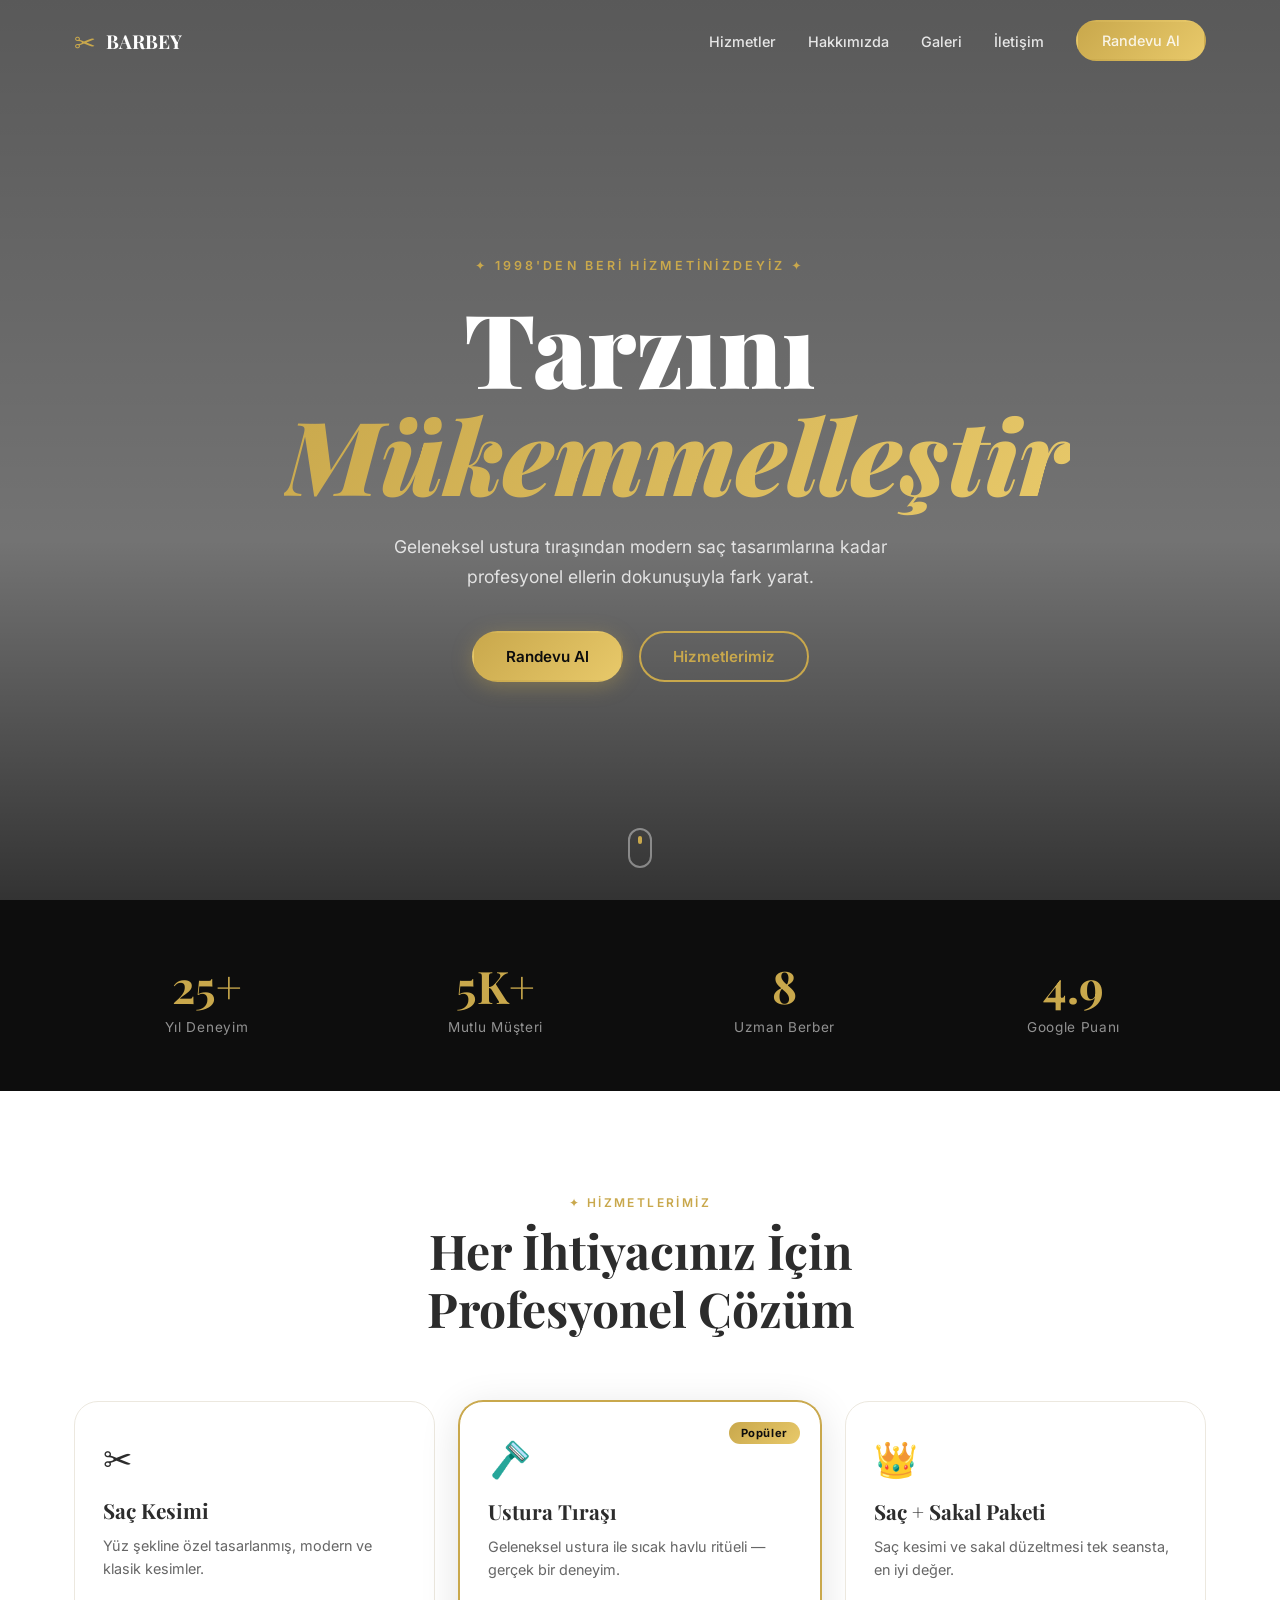
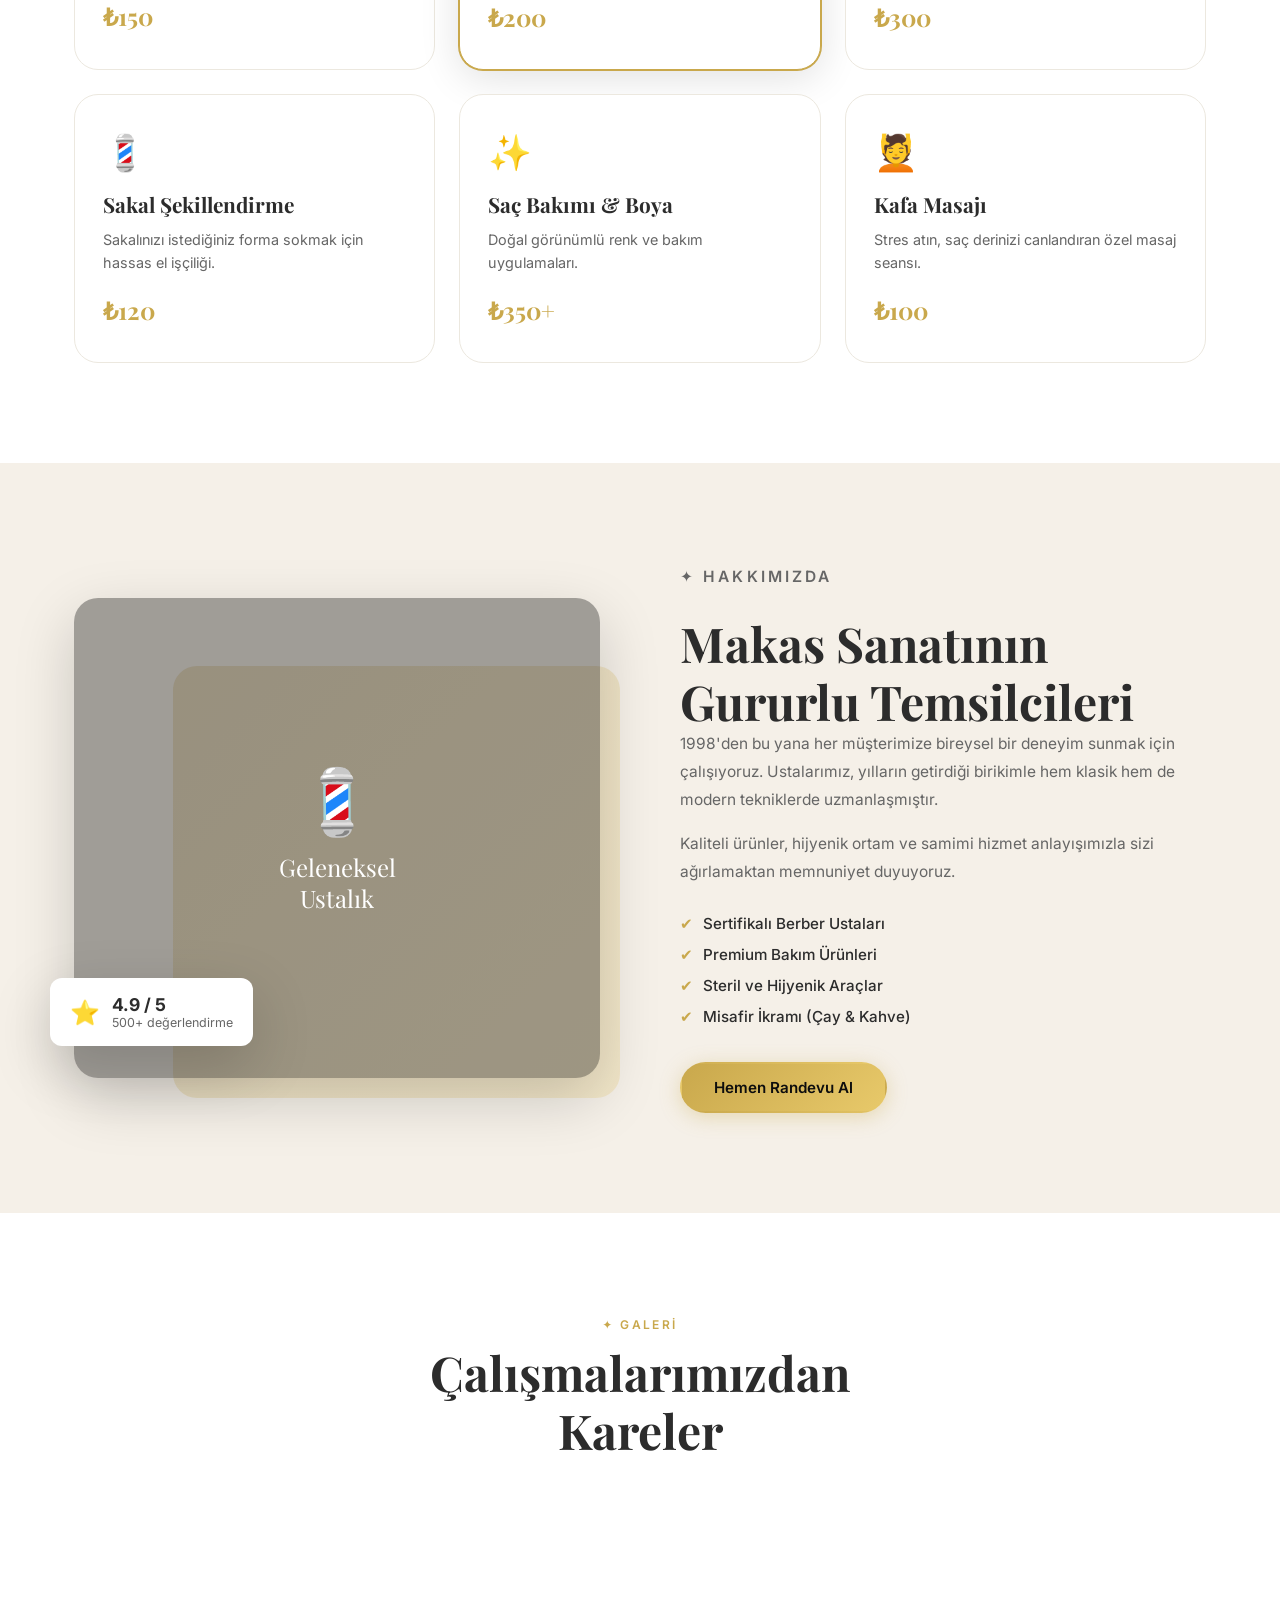
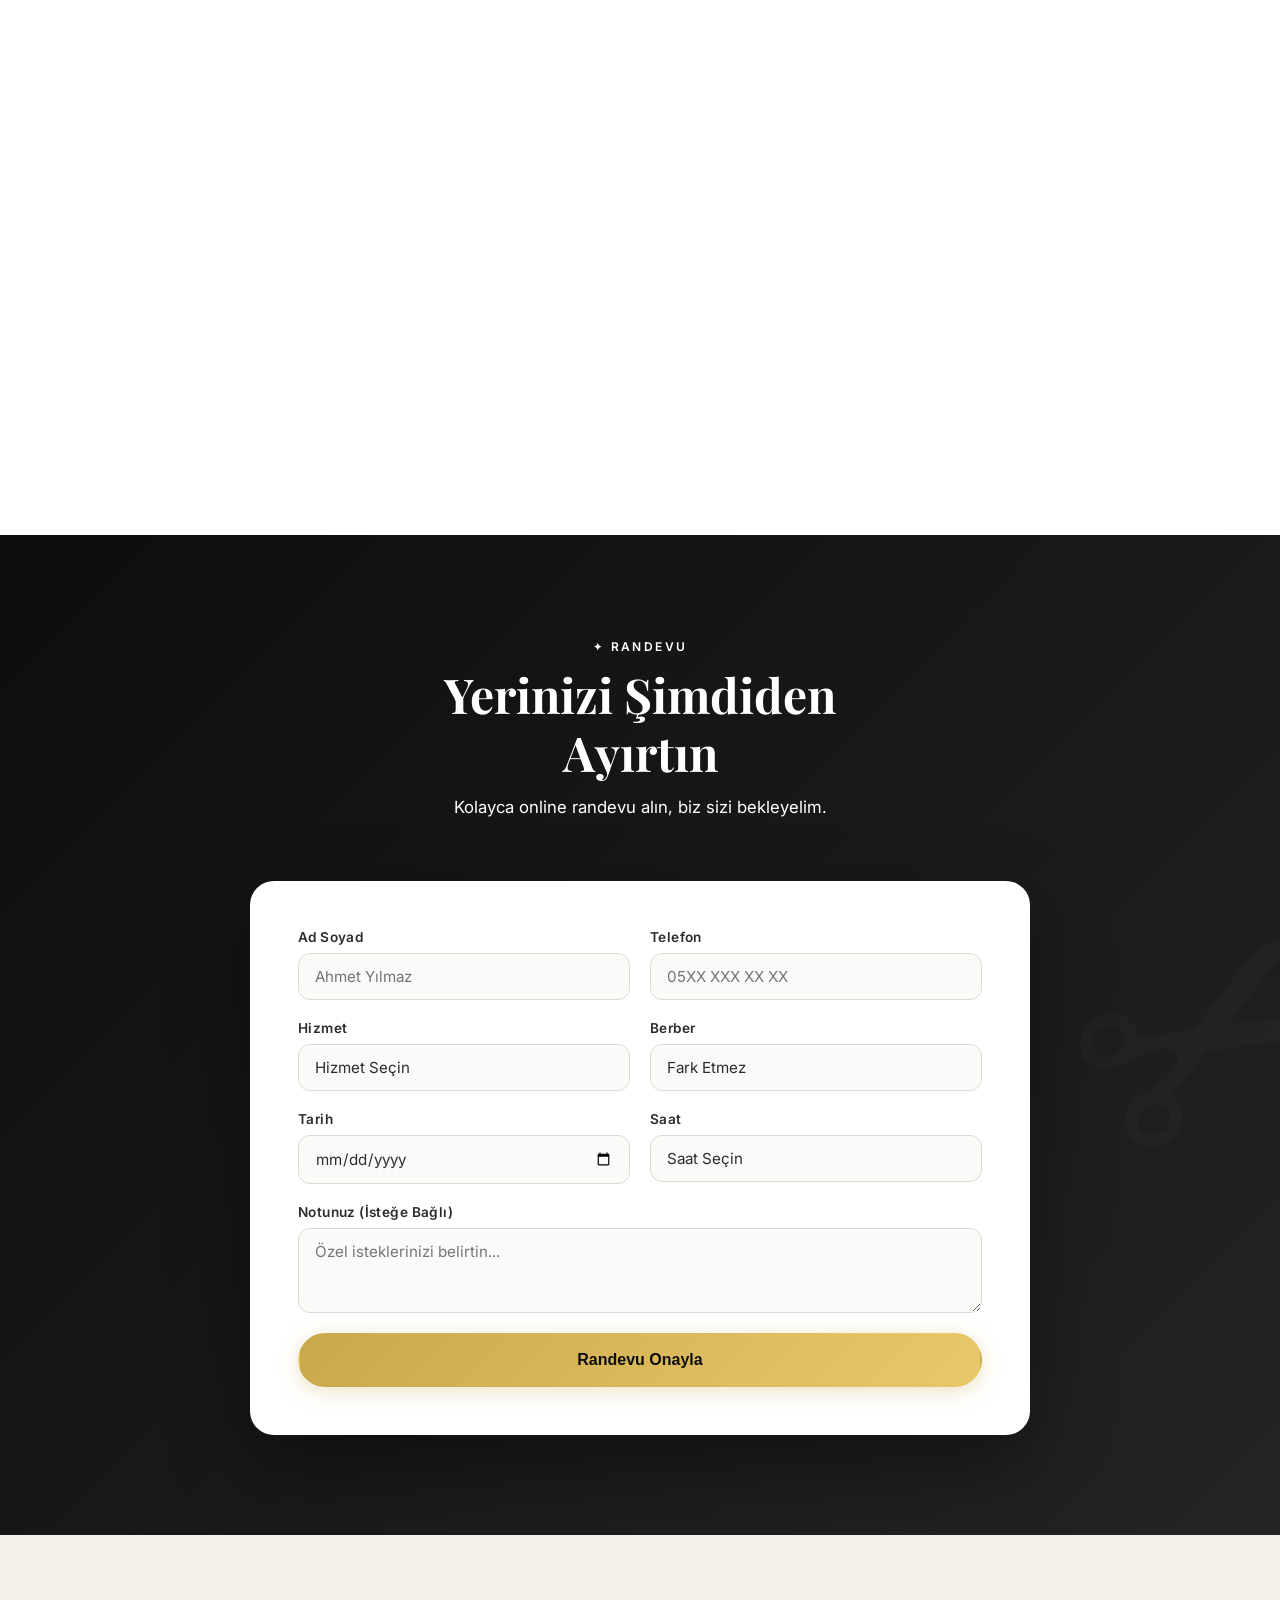
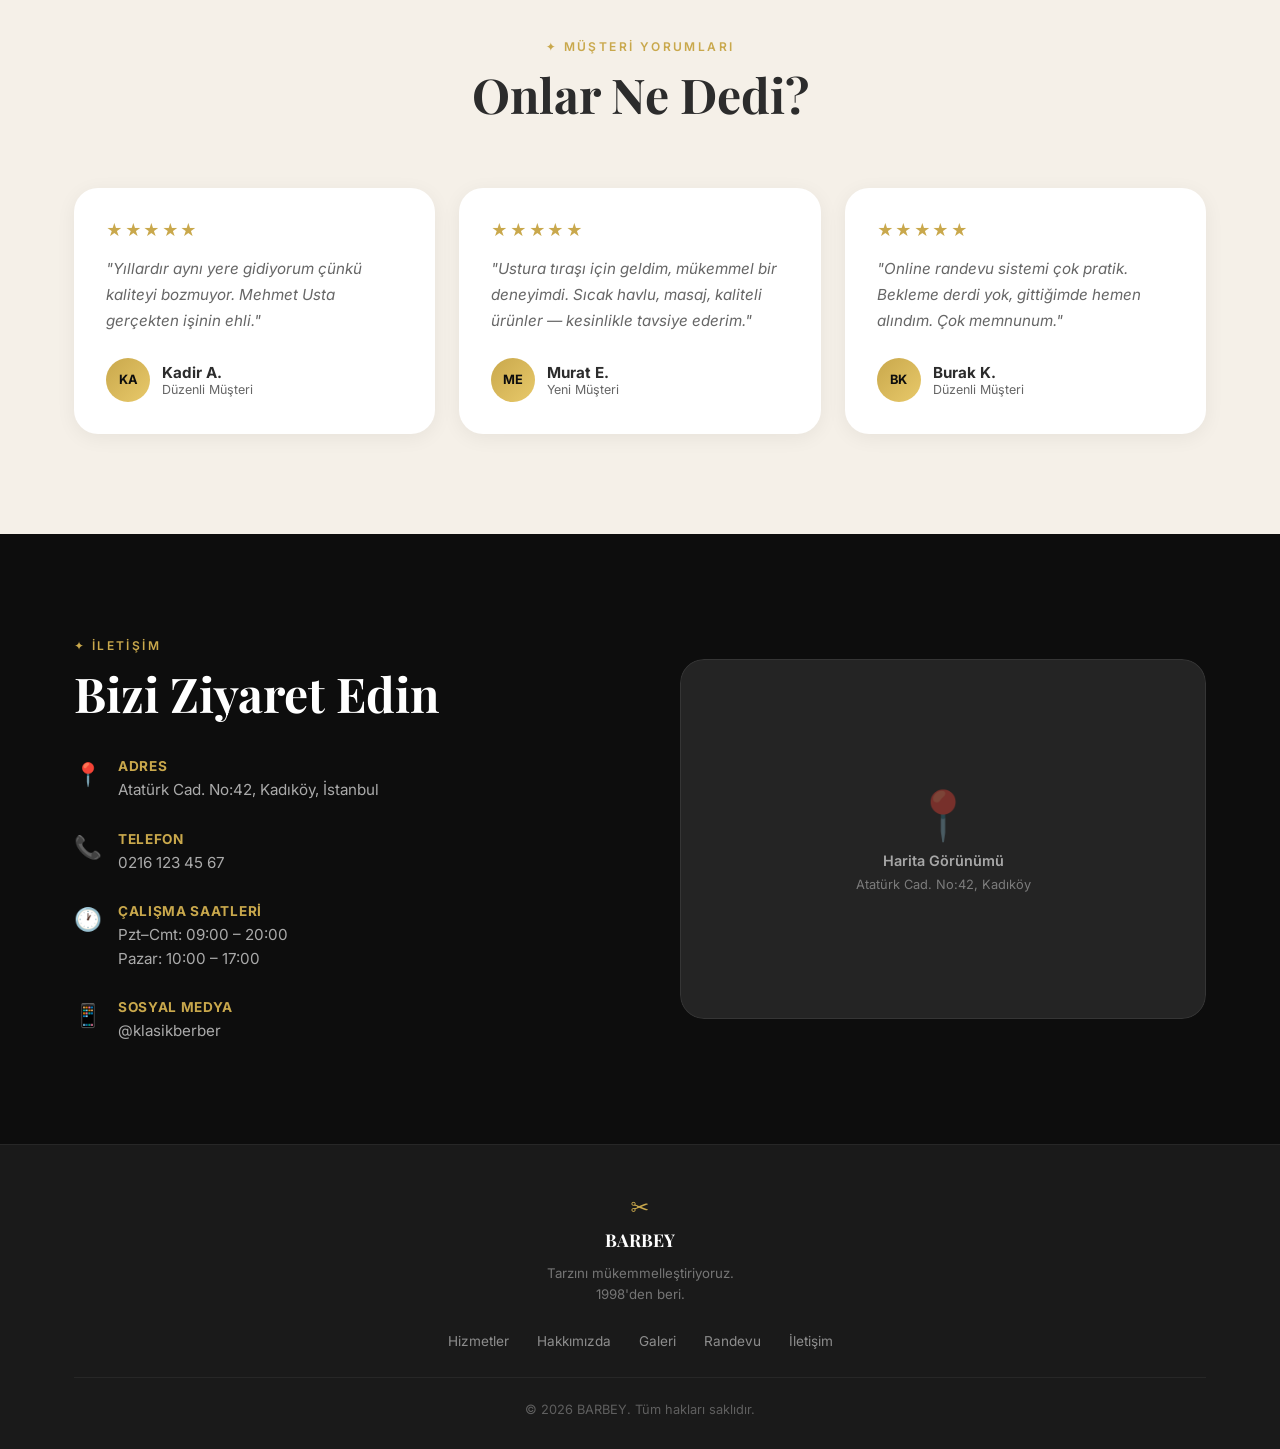
<file: index.html>
<!DOCTYPE html>
<html lang="tr">
<head>
  <meta charset="UTF-8" />
  <meta name="viewport" content="width=device-width, initial-scale=1.0" />
  <title>BARBEY | Ustura & Makas — Kadıköy İstanbul</title>

  <!-- SEO -->
  <meta name="description" content="Kadıköy'ün en köklü berberi. Ustura tıraşı, saç kesimi, sakal şekillendirme ve daha fazlası için online randevu alın. 1998'den beri hizmetinizdeyiz." />
  <meta name="keywords" content="berber, ustura tıraşı, saç kesimi, sakal, Kadıköy, İstanbul, randevu" />
  <meta name="robots" content="index, follow" />
  <link rel="canonical" href="https://berber1.vercel.app/" />

  <!-- Open Graph -->
  <meta property="og:type"        content="website" />
  <meta property="og:url"         content="https://berber1.vercel.app/" />
  <meta property="og:title"       content="BARBEY | Ustura & Makas" />
  <meta property="og:description" content="1998'den bu yana geleneksel ustalık, modern tarz. Kadıköy'ün en köklü berber dükkanında yerinizi ayırtın." />
  <meta property="og:image"       content="https://images.unsplash.com/photo-1503951914875-452162b0f3f1?w=1200&q=80" />

  <!-- Twitter Card -->
  <meta name="twitter:card"        content="summary_large_image" />
  <meta name="twitter:title"       content="BARBEY | Ustura & Makas" />
  <meta name="twitter:description" content="1998'den bu yana geleneksel ustalık, modern tarz." />
  <meta name="twitter:image"       content="https://images.unsplash.com/photo-1503951914875-452162b0f3f1?w=1200&q=80" />

  <!-- Favicon -->
  <link rel="icon" href="data:image/svg+xml,<svg xmlns='http://www.w3.org/2000/svg' viewBox='0 0 100 100'><text y='.9em' font-size='90'>✂</text></svg>" />

  <link rel="preconnect" href="https://fonts.googleapis.com" />
  <link rel="preconnect" href="https://fonts.gstatic.com" crossorigin />
  <link href="https://fonts.googleapis.com/css2?family=Playfair+Display:wght@400;600;700;900&family=Inter:wght@300;400;500;600&display=swap" rel="stylesheet" />
  <link rel="stylesheet" href="style.css" />
</head>
<body>

  <!-- NAV -->
  <nav class="nav" id="navbar">
    <div class="nav__container">
      <div class="nav__logo">
        <span class="logo-icon">✂</span>
        <span class="logo-text"><strong>BARBEY</strong></span>
      </div>
      <ul class="nav__links" id="navLinks">
        <li><a href="#hizmetler">Hizmetler</a></li>
        <li><a href="#hakkimizda">Hakkımızda</a></li>
        <li><a href="#galeri">Galeri</a></li>
        <li><a href="#iletisim">İletişim</a></li>
        <li><a href="#randevu" class="btn btn--nav">Randevu Al</a></li>
      </ul>
      <button class="nav__burger" id="burger" aria-label="Menü">
        <span></span><span></span><span></span>
      </button>
    </div>
  </nav>

  <!-- HERO -->
  <section class="hero" id="hero">
    <div class="hero__overlay"></div>
    <div class="hero__content">
      <p class="hero__badge">✦ 1998'den Beri Hizmetinizdeyiz ✦</p>
      <h1 class="hero__title">Tarzını<br /><em>Mükemmelleştir</em></h1>
      <p class="hero__sub">Geleneksel ustura tıraşından modern saç tasarımlarına kadar<br />profesyonel ellerin dokunuşuyla fark yarat.</p>
      <div class="hero__actions">
        <a href="#randevu" class="btn btn--primary">Randevu Al</a>
        <a href="#hizmetler" class="btn btn--outline">Hizmetlerimiz</a>
      </div>
    </div>
    <div class="hero__scroll">
      <span></span>
    </div>
  </section>

  <!-- STATS -->
  <section class="stats">
    <div class="stats__container">
      <div class="stat">
        <span class="stat__num">25+</span>
        <span class="stat__label">Yıl Deneyim</span>
      </div>
      <div class="stat">
        <span class="stat__num">5K+</span>
        <span class="stat__label">Mutlu Müşteri</span>
      </div>
      <div class="stat">
        <span class="stat__num">8</span>
        <span class="stat__label">Uzman Berber</span>
      </div>
      <div class="stat">
        <span class="stat__num">4.9</span>
        <span class="stat__label">Google Puanı</span>
      </div>
    </div>
  </section>

  <!-- HİZMETLER -->
  <section class="section" id="hizmetler">
    <div class="container">
      <div class="section__header">
        <p class="section__badge">✦ HİZMETLERİMİZ</p>
        <h2 class="section__title">Her İhtiyacınız İçin<br />Profesyonel Çözüm</h2>
      </div>
      <div class="services__grid">
        <div class="service-card">
          <div class="service-card__icon">✂</div>
          <h3>Saç Kesimi</h3>
          <p>Yüz şekline özel tasarlanmış, modern ve klasik kesimler.</p>
          <div class="service-card__price">₺150</div>
        </div>
        <div class="service-card service-card--featured">
          <div class="service-card__badge">Popüler</div>
          <div class="service-card__icon">🪒</div>
          <h3>Ustura Tıraşı</h3>
          <p>Geleneksel ustura ile sıcak havlu ritüeli — gerçek bir deneyim.</p>
          <div class="service-card__price">₺200</div>
        </div>
        <div class="service-card">
          <div class="service-card__icon">👑</div>
          <h3>Saç + Sakal Paketi</h3>
          <p>Saç kesimi ve sakal düzeltmesi tek seansta, en iyi değer.</p>
          <div class="service-card__price">₺300</div>
        </div>
        <div class="service-card">
          <div class="service-card__icon">💈</div>
          <h3>Sakal Şekillendirme</h3>
          <p>Sakalınızı istediğiniz forma sokmak için hassas el işçiliği.</p>
          <div class="service-card__price">₺120</div>
        </div>
        <div class="service-card">
          <div class="service-card__icon">✨</div>
          <h3>Saç Bakımı & Boya</h3>
          <p>Doğal görünümlü renk ve bakım uygulamaları.</p>
          <div class="service-card__price">₺350+</div>
        </div>
        <div class="service-card">
          <div class="service-card__icon">💆</div>
          <h3>Kafa Masajı</h3>
          <p>Stres atın, saç derinizi canlandıran özel masaj seansı.</p>
          <div class="service-card__price">₺100</div>
        </div>
      </div>
    </div>
  </section>

  <!-- HAKKIMIZDA -->
  <section class="about" id="hakkimizda">
    <div class="container about__container">
      <div class="about__visual">
        <div class="about__img-wrap">
          <div class="about__img-bg"></div>
          <div class="about__img-front">
            <div class="about__img-content">
              <span class="barber-pole">💈</span>
              <p>Geleneksel<br />Ustalık</p>
            </div>
          </div>
        </div>
        <div class="about__badge-float">
          <span>⭐</span>
          <div>
            <strong>4.9 / 5</strong>
            <small>500+ değerlendirme</small>
          </div>
        </div>
      </div>
      <div class="about__text">
        <p class="section__badge">✦ HAKKIMIZDA</p>
        <h2 class="section__title">Makas Sanatının<br />Gururlu Temsilcileri</h2>
        <p>1998'den bu yana her müşterimize bireysel bir deneyim sunmak için çalışıyoruz. Ustalarımız, yılların getirdiği birikimle hem klasik hem de modern tekniklerde uzmanlaşmıştır.</p>
        <p>Kaliteli ürünler, hijyenik ortam ve samimi hizmet anlayışımızla sizi ağırlamaktan memnuniyet duyuyoruz.</p>
        <ul class="about__list">
          <li><span>✔</span> Sertifikalı Berber Ustaları</li>
          <li><span>✔</span> Premium Bakım Ürünleri</li>
          <li><span>✔</span> Steril ve Hijyenik Araçlar</li>
          <li><span>✔</span> Misafir İkramı (Çay & Kahve)</li>
        </ul>
        <a href="#randevu" class="btn btn--primary">Hemen Randevu Al</a>
      </div>
    </div>
  </section>

  <!-- GALERİ -->
  <section class="section" id="galeri">
    <div class="container">
      <div class="section__header">
        <p class="section__badge">✦ GALERİ</p>
        <h2 class="section__title">Çalışmalarımızdan<br />Kareler</h2>
      </div>
      <div class="gallery__grid">
        <div class="gallery-item gallery-item--tall">
          <div class="gallery-item__inner g1">
            <div class="gallery-item__overlay"><span>Fade Kesim</span></div>
          </div>
        </div>
        <div class="gallery-item">
          <div class="gallery-item__inner g2">
            <div class="gallery-item__overlay"><span>Ustura Tıraşı</span></div>
          </div>
        </div>
        <div class="gallery-item">
          <div class="gallery-item__inner g3">
            <div class="gallery-item__overlay"><span>Sakal Bakımı</span></div>
          </div>
        </div>
        <div class="gallery-item gallery-item--wide">
          <div class="gallery-item__inner g4">
            <div class="gallery-item__overlay"><span>Klasik Kesim</span></div>
          </div>
        </div>
        <div class="gallery-item">
          <div class="gallery-item__inner g5">
            <div class="gallery-item__overlay"><span>Modern Stil</span></div>
          </div>
        </div>
      </div>
    </div>
  </section>

  <!-- RANDEVU -->
  <section class="appointment" id="randevu">
    <div class="container">
      <div class="section__header section__header--light">
        <p class="section__badge section__badge--gold">✦ RANDEVU</p>
        <h2 class="section__title">Yerinizi Şimdiden<br />Ayırtın</h2>
        <p class="section__desc">Kolayca online randevu alın, biz sizi bekleyelim.</p>
      </div>
      <div class="appointment__card">
        <form class="appt-form" id="apptForm" novalidate>
          <div class="appt-form__row">
            <div class="form-group">
              <label for="name">Ad Soyad</label>
              <input type="text" id="name" placeholder="Ahmet Yılmaz" required />
            </div>
            <div class="form-group">
              <label for="phone">Telefon</label>
              <input type="tel" id="phone" placeholder="05XX XXX XX XX" required />
            </div>
          </div>
          <div class="appt-form__row">
            <div class="form-group">
              <label for="service">Hizmet</label>
              <select id="service" required>
                <option value="">Hizmet Seçin</option>
                <option value="sac-kesimi">Saç Kesimi — ₺150</option>
                <option value="ustura">Ustura Tıraşı — ₺200</option>
                <option value="paket">Saç + Sakal Paketi — ₺300</option>
                <option value="sakal">Sakal Şekillendirme — ₺120</option>
                <option value="bakim">Saç Bakımı & Boya — ₺350+</option>
                <option value="masaj">Kafa Masajı — ₺100</option>
              </select>
            </div>
            <div class="form-group">
              <label for="barber">Berber</label>
              <select id="barber">
                <option value="">Fark Etmez</option>
                <option value="mehmet">Mehmet Usta</option>
                <option value="ali">Ali Usta</option>
                <option value="kemal">Kemal Usta</option>
              </select>
            </div>
          </div>
          <div class="appt-form__row">
            <div class="form-group">
              <label for="date">Tarih</label>
              <input type="date" id="date" required />
            </div>
            <div class="form-group">
              <label for="time">Saat</label>
              <select id="time" required>
                <option value="">Saat Seçin</option>
                <option>09:00</option>
                <option>09:30</option>
                <option>10:00</option>
                <option>10:30</option>
                <option>11:00</option>
                <option>11:30</option>
                <option>13:00</option>
                <option>13:30</option>
                <option>14:00</option>
                <option>14:30</option>
                <option>15:00</option>
                <option>15:30</option>
                <option>16:00</option>
                <option>16:30</option>
                <option>17:00</option>
                <option>17:30</option>
              </select>
            </div>
          </div>
          <div class="form-group">
            <label for="note">Notunuz (İsteğe Bağlı)</label>
            <textarea id="note" rows="3" placeholder="Özel isteklerinizi belirtin..."></textarea>
          </div>
          <button type="submit" class="btn btn--primary btn--full">Randevu Onayla</button>
        </form>
        <!-- SUCCESS -->
        <div class="appt-success" id="apptSuccess">
          <div class="appt-success__icon">✔</div>
          <h3>Randevunuz Alındı!</h3>
          <p>Kısa süre içinde sizi arayarak onaylayacağız. Teşekkürler!</p>
          <button class="btn btn--outline" id="newAppt">Yeni Randevu Al</button>
        </div>
      </div>
    </div>
  </section>

  <!-- YORUMlar -->
  <section class="section reviews" id="yorumlar">
    <div class="container">
      <div class="section__header">
        <p class="section__badge">✦ MÜŞTERİ YORUMLARI</p>
        <h2 class="section__title">Onlar Ne Dedi?</h2>
      </div>
      <div class="reviews__grid">
        <div class="review-card">
          <div class="review-card__stars">★★★★★</div>
          <p>"Yıllardır aynı yere gidiyorum çünkü kaliteyi bozmuyor. Mehmet Usta gerçekten işinin ehli."</p>
          <div class="review-card__author">
            <div class="avatar">KA</div>
            <div>
              <strong>Kadir A.</strong>
              <small>Düzenli Müşteri</small>
            </div>
          </div>
        </div>
        <div class="review-card">
          <div class="review-card__stars">★★★★★</div>
          <p>"Ustura tıraşı için geldim, mükemmel bir deneyimdi. Sıcak havlu, masaj, kaliteli ürünler — kesinlikle tavsiye ederim."</p>
          <div class="review-card__author">
            <div class="avatar">ME</div>
            <div>
              <strong>Murat E.</strong>
              <small>Yeni Müşteri</small>
            </div>
          </div>
        </div>
        <div class="review-card">
          <div class="review-card__stars">★★★★★</div>
          <p>"Online randevu sistemi çok pratik. Bekleme derdi yok, gittiğimde hemen alındım. Çok memnunum."</p>
          <div class="review-card__author">
            <div class="avatar">BK</div>
            <div>
              <strong>Burak K.</strong>
              <small>Düzenli Müşteri</small>
            </div>
          </div>
        </div>
      </div>
    </div>
  </section>

  <!-- İLETİŞİM -->
  <section class="contact" id="iletisim">
    <div class="container contact__container">
      <div class="contact__info">
        <p class="section__badge">✦ İLETİŞİM</p>
        <h2 class="section__title">Bizi Ziyaret Edin</h2>
        <div class="contact__items">
          <div class="contact__item">
            <span class="contact__icon">📍</span>
            <div>
              <strong>Adres</strong>
              <p>Atatürk Cad. No:42, Kadıköy, İstanbul</p>
            </div>
          </div>
          <div class="contact__item">
            <span class="contact__icon">📞</span>
            <div>
              <strong>Telefon</strong>
              <p><a href="tel:+902161234567">0216 123 45 67</a></p>
            </div>
          </div>
          <div class="contact__item">
            <span class="contact__icon">🕐</span>
            <div>
              <strong>Çalışma Saatleri</strong>
              <p>Pzt–Cmt: 09:00 – 20:00</p>
              <p>Pazar: 10:00 – 17:00</p>
            </div>
          </div>
          <div class="contact__item">
            <span class="contact__icon">📱</span>
            <div>
              <strong>Sosyal Medya</strong>
              <p>@klasikberber</p>
            </div>
          </div>
        </div>
      </div>
      <div class="contact__map">
        <div class="map-placeholder">
          <span>📍</span>
          <p>Harita Görünümü</p>
          <small>Atatürk Cad. No:42, Kadıköy</small>
        </div>
      </div>
    </div>
  </section>

  <!-- FOOTER -->
  <footer class="footer">
    <div class="container footer__container">
      <div class="footer__brand">
        <span class="logo-icon">✂</span>
        <span class="logo-text"><strong>BARBEY</strong></span>
        <p>Tarzını mükemmelleştiriyoruz.<br />1998'den beri.</p>
      </div>
      <div class="footer__links">
        <a href="#hizmetler">Hizmetler</a>
        <a href="#hakkimizda">Hakkımızda</a>
        <a href="#galeri">Galeri</a>
        <a href="#randevu">Randevu</a>
        <a href="#iletisim">İletişim</a>
      </div>
      <div class="footer__bottom">
        <p>© 2026 BARBEY. Tüm hakları saklıdır.</p>
      </div>
    </div>
  </footer>

  <script src="script.js"></script>
</body>
</html>
</file>
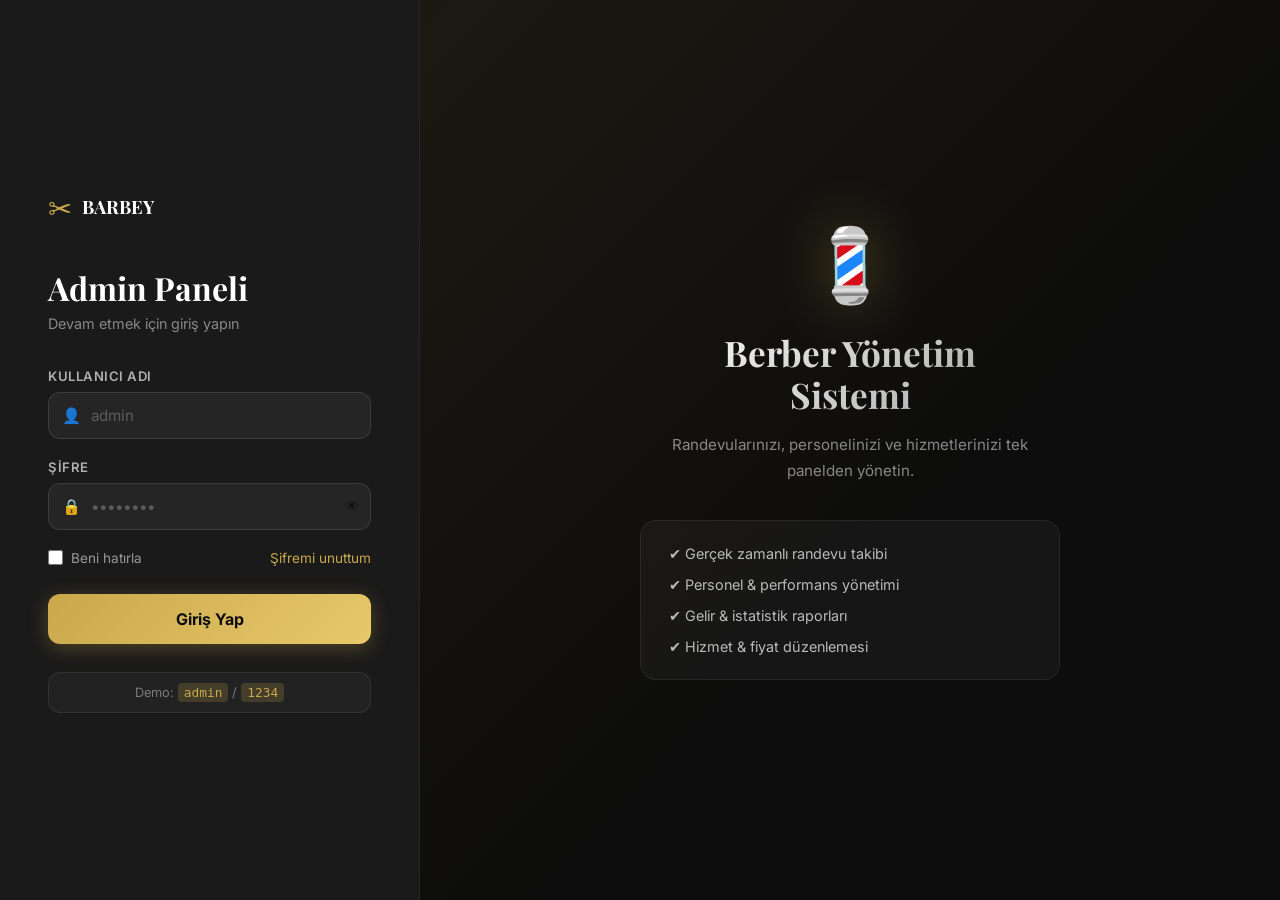
<file: admin.html>
<!DOCTYPE html>
<html lang="tr">
<head>
  <meta charset="UTF-8" />
  <meta name="viewport" content="width=device-width, initial-scale=1.0" />
  <title>Admin Paneli | BARBEY</title>
  <link rel="icon" href="data:image/svg+xml,<svg xmlns='http://www.w3.org/2000/svg' viewBox='0 0 100 100'><text y='.9em' font-size='90'>✂</text></svg>" />
  <link rel="preconnect" href="https://fonts.googleapis.com" />
  <link rel="preconnect" href="https://fonts.gstatic.com" crossorigin />
  <link href="https://fonts.googleapis.com/css2?family=Playfair+Display:wght@600;700&family=Inter:wght@300;400;500;600;700&display=swap" rel="stylesheet" />
  <link rel="stylesheet" href="admin.css" />
</head>
<body>

  <!-- SIDEBAR -->
  <aside class="sidebar" id="sidebar">
    <div class="sidebar__logo">
      <span>✂</span>
      <div><strong>BARBEY</strong><small>Yönetim Paneli</small></div>
    </div>
    <nav class="sidebar__nav">
      <div class="nav-section-label">GENEL</div>
      <a href="#" class="nav-item active" data-page="dashboard"><span class="nav-item__icon">📊</span><span>Dashboard</span></a>
      <a href="#" class="nav-item" data-page="appointments"><span class="nav-item__icon">📅</span><span>Randevular</span><span class="nav-badge" id="pendingBadge">0</span></a>
      <a href="#" class="nav-item" data-page="calendar"><span class="nav-item__icon">🗓</span><span>Takvim</span></a>
      <a href="#" class="nav-item" data-page="customers"><span class="nav-item__icon">👥</span><span>Müşteriler</span></a>

      <div class="nav-section-label">YÖNETİM</div>
      <a href="#" class="nav-item" data-page="services"><span class="nav-item__icon">✂</span><span>Hizmetler</span></a>
      <a href="#" class="nav-item" data-page="staff"><span class="nav-item__icon">💈</span><span>Personel</span></a>
      <a href="#" class="nav-item" data-page="reports"><span class="nav-item__icon">📈</span><span>Raporlar</span></a>

      <div class="nav-section-label">SİSTEM</div>
      <a href="#" class="nav-item" data-page="users"><span class="nav-item__icon">🔑</span><span>Kullanıcılar</span></a>
      <a href="#" class="nav-item" data-page="settings"><span class="nav-item__icon">⚙</span><span>Ayarlar</span></a>
      <a href="index.html" class="nav-item" target="_blank"><span class="nav-item__icon">🌐</span><span>Siteyi Görüntüle</span></a>
    </nav>
    <div class="sidebar__user" id="sidebarUser">
      <div class="user-avatar" id="userAvatarSide"></div>
      <div class="user-info"><strong id="sidebarName">—</strong><small id="sidebarRole">—</small></div>
    </div>
  </aside>

  <!-- MAIN -->
  <div class="main" id="main">
    <header class="topbar">
      <div class="topbar__left">
        <button class="sidebar-toggle" id="sidebarToggle">☰</button>
        <div class="breadcrumb" id="pageTitle">Dashboard</div>
      </div>
      <div class="topbar__right">
        <button class="theme-toggle" id="themeToggle" title="Tema değiştir">☀️</button>
        <div class="topbar__notif" id="notifBtn">🔔<span class="notif-dot" id="notifDot"></span></div>
        <div class="topbar__user" id="topbarUser">
          <div class="user-avatar sm" id="userAvatarTop"></div>
          <span id="topbarName">—</span>
          <span class="chevron">▾</span>
          <div class="user-dropdown" id="userDropdown">
            <a href="#" data-page="settings" class="dropdown-link">⚙ Ayarlar</a>
            <div class="dropdown-div"></div>
            <a href="#" id="logoutBtn" class="dropdown-link danger">🚪 Çıkış Yap</a>
          </div>
        </div>
      </div>
    </header>

    <div class="page-wrap">

      <!-- ═══ DASHBOARD ═══ -->
      <div class="page active" id="page-dashboard">
        <div class="page-header">
          <div><h1>Hoş Geldiniz 👋</h1><p class="page-sub" id="dashGreeting"></p></div>
          <button class="btn btn--primary" id="quickApptBtn">+ Hızlı Randevu</button>
        </div>
        <div class="appointment-alert" id="nextApptAlert" style="display:none">
          <div class="appointment-alert__badge">Yaklaşan 1. Randevu</div>
          <div class="appointment-alert__body">
            <div>
              <strong id="nextApptAlertTitle">Sıradaki randevu</strong>
              <p id="nextApptAlertText"></p>
            </div>
            <a href="#" class="btn btn--ghost" data-page="appointments">Randevulara Git</a>
          </div>
        </div>
        <div class="dash-grid dash-grid--lead">
          <div class="card"><div class="card__header"><h3>Yaklaşan Randevular</h3><span class="card__badge card__badge--alert" id="upcomingCount">0</span></div><div class="mini-table" id="upcomingList"></div></div>
          <div class="card"><div class="card__header"><h3>Bugünün Randevuları</h3><span class="card__badge" id="todayCount">0</span></div><div class="today-list" id="todayList"></div></div>
        </div>
        <div class="kpi-grid">
          <div class="kpi-card"><div class="kpi-card__icon" style="background:rgba(201,168,76,.15);color:#c9a84c">📅</div><div class="kpi-card__body"><span class="kpi-val" id="kpiTotal">0</span><span class="kpi-label">Toplam Randevu</span></div></div>
          <div class="kpi-card"><div class="kpi-card__icon" style="background:rgba(52,211,153,.15);color:#34d399">⏳</div><div class="kpi-card__body"><span class="kpi-val" id="kpiPending">0</span><span class="kpi-label">Bekleyen</span></div></div>
          <div class="kpi-card"><div class="kpi-card__icon" style="background:rgba(99,102,241,.15);color:#818cf8">✔</div><div class="kpi-card__body"><span class="kpi-val" id="kpiDone">0</span><span class="kpi-label">Tamamlanan</span></div></div>
          <div class="kpi-card"><div class="kpi-card__icon" style="background:rgba(251,191,36,.15);color:#fbbf24">💰</div><div class="kpi-card__body"><span class="kpi-val" id="kpiRevenue">₺0</span><span class="kpi-label">Tahmini Gelir</span></div></div>
        </div>
        <div class="dash-grid">
          <div class="card"><div class="card__header"><h3>Hizmet Dağılımı</h3></div><div class="donut-wrap"><canvas id="donutChart" width="180" height="180"></canvas><div class="donut-legend" id="donutLegend"></div></div></div>
          <div class="card"><div class="card__header"><h3>Haftalık Randevular</h3></div><div class="bar-chart" id="barChart"></div></div>
          <div class="card"><div class="card__header"><h3>Son Randevular</h3><a href="#" class="card__link" data-page="appointments">Tümü →</a></div><div class="mini-table" id="recentList"></div></div>
        </div>
      </div>

      <!-- ═══ RANDEVULAR ═══ -->
      <div class="page" id="page-appointments">
        <div class="page-header">
          <div><h1>Randevular</h1><p class="page-sub">Tüm randevuları buradan yönetin</p></div>
          <button class="btn btn--primary" id="addApptBtn">+ Randevu Ekle</button>
        </div>
        <div class="filter-bar">
          <input type="text" class="filter-search" id="apptSearch" placeholder="🔍  İsim veya hizmet ara..." />
          <select class="filter-select" id="apptStatusFilter">
            <option value="">Tüm Durumlar</option>
            <option value="bekliyor">Bekliyor</option>
            <option value="onaylandı">Onaylandı</option>
            <option value="tamamlandı">Tamamlandı</option>
            <option value="iptal">İptal</option>
          </select>
          <select class="filter-select" id="apptBarberFilter"><option value="">Tüm Berberler</option></select>
          <input type="date" class="filter-select" id="apptDateFilter" />
        </div>
        <div class="card table-card">
          <table class="data-table" id="apptTable">
            <thead><tr><th>#</th><th>Müşteri</th><th>Hizmet</th><th>Berber</th><th>Tarih & Saat</th><th>Tutar</th><th>Durum</th><th>İşlemler</th></tr></thead>
            <tbody id="apptBody"></tbody>
          </table>
          <div class="table-empty" id="apptEmpty" style="display:none">Randevu bulunamadı</div>
        </div>
        <div class="pagination" id="apptPagination"></div>
      </div>

      <!-- ═══ TAKVİM ═══ -->
      <div class="page" id="page-calendar">
        <div class="page-header">
          <div><h1>Takvim</h1><p class="page-sub">Randevuları aylık takvimde görüntüleyin</p></div>
          <div class="cal-nav">
            <button class="btn btn--ghost" id="calPrev">‹ Önceki</button>
            <span class="cal-month-label" id="calMonthLabel"></span>
            <button class="btn btn--ghost" id="calNext">Sonraki ›</button>
          </div>
        </div>
        <div class="card cal-card">
          <div class="cal-header-row">
            <span>Pzt</span><span>Sal</span><span>Çar</span><span>Per</span><span>Cum</span><span>Cmt</span><span>Paz</span>
          </div>
          <div class="cal-grid" id="calGrid"></div>
        </div>
      </div>

      <!-- ═══ MÜŞTERİLER ═══ -->
      <div class="page" id="page-customers">
        <div class="page-header"><div><h1>Müşteriler</h1><p class="page-sub">Satıra tıklayarak randevu geçmişini görün</p></div></div>
        <div class="filter-bar"><input type="text" class="filter-search" id="custSearch" placeholder="🔍  Müşteri ara..." /></div>
        <div class="card table-card">
          <table class="data-table">
            <thead><tr><th>Müşteri</th><th>Telefon</th><th>Toplam Ziyaret</th><th>Son Ziyaret</th><th>Toplam Harcama</th><th>Durum</th></tr></thead>
            <tbody id="custBody"></tbody>
          </table>
        </div>
      </div>

      <!-- ═══ HİZMETLER ═══ -->
      <div class="page" id="page-services">
        <div class="page-header"><div><h1>Hizmetler</h1><p class="page-sub">Hizmet listesini düzenleyin</p></div><button class="btn btn--primary" id="addServiceBtn">+ Hizmet Ekle</button></div>
        <div class="services-grid" id="servicesGrid"></div>
      </div>

      <!-- ═══ PERSONEL ═══ -->
      <div class="page" id="page-staff">
        <div class="page-header"><div><h1>Personel</h1><p class="page-sub">Berber ekibini yönetin</p></div><button class="btn btn--primary" id="addStaffBtn">+ Personel Ekle</button></div>
        <div class="filter-bar"><input type="text" class="filter-search" id="staffSearch" placeholder="🔍  Personel ara..." /></div>
        <div class="staff-grid" id="staffGrid"></div>
      </div>

      <!-- ═══ RAPORLAR ═══ -->
      <div class="page" id="page-reports">
        <div class="page-header">
          <div><h1>Raporlar</h1><p class="page-sub">Gelir ve performans analizi</p></div>
          <div style="display:flex;gap:10px">
            <button class="btn btn--ghost" onclick="exportCSV()">⬇ CSV İndir</button>
            <button class="btn btn--ghost" onclick="printReport()">🖨 Yazdır</button>
          </div>
        </div>
        <div class="kpi-grid">
          <div class="kpi-card"><div class="kpi-card__icon" style="background:rgba(201,168,76,.15);color:#c9a84c">💰</div><div class="kpi-card__body"><span class="kpi-val" id="repMonthRev">₺0</span><span class="kpi-label">Bu Ay Gelir</span></div></div>
          <div class="kpi-card"><div class="kpi-card__icon" style="background:rgba(52,211,153,.15);color:#34d399">📅</div><div class="kpi-card__body"><span class="kpi-val" id="repMonthAppt">0</span><span class="kpi-label">Bu Ay Randevu</span></div></div>
          <div class="kpi-card"><div class="kpi-card__icon" style="background:rgba(99,102,241,.15);color:#818cf8">⭐</div><div class="kpi-card__body"><span class="kpi-val" id="repAvgVal">₺0</span><span class="kpi-label">Ortalama İşlem</span></div></div>
          <div class="kpi-card"><div class="kpi-card__icon" style="background:rgba(251,191,36,.15);color:#fbbf24">👥</div><div class="kpi-card__body"><span class="kpi-val" id="repCustCount">0</span><span class="kpi-label">Tekrar Eden Müşteri</span></div></div>
        </div>
        <div class="dash-grid">
          <div class="card" style="grid-column:span 2"><div class="card__header"><h3>Aylık Gelir Trendi</h3></div><div class="line-chart" id="lineChart"></div></div>
          <div class="card"><div class="card__header"><h3>En Çok Tercih Edilen</h3></div><div class="rank-list" id="rankList"></div></div>
          <div class="card"><div class="card__header"><h3>Berber Performansı</h3></div><div class="rank-list" id="staffRankList"></div></div>
        </div>
      </div>

      <!-- ═══ KULLANICILAR ═══ -->
      <div class="page" id="page-users">
        <div class="page-header"><div><h1>Kullanıcılar</h1><p class="page-sub">Admin panel erişim hesaplarını yönetin</p></div><button class="btn btn--primary" id="addUserBtn">+ Kullanıcı Ekle</button></div>
        <div class="card table-card">
          <table class="data-table">
            <thead><tr><th>Ad Soyad</th><th>Kullanıcı Adı</th><th>Rol</th><th>Durum</th><th>İşlemler</th></tr></thead>
            <tbody id="usersBody"></tbody>
          </table>
        </div>
      </div>

      <!-- ═══ AYARLAR ═══ -->
      <div class="page" id="page-settings">
        <div class="page-header"><div><h1>Ayarlar</h1><p class="page-sub">Sistem ve profil ayarları</p></div></div>
        <div class="settings-grid">
          <div class="card settings-card">
            <h3 class="settings-card__title">🏪 İşletme Bilgileri</h3>
            <div class="form-group"><label>İşletme Adı</label><input type="text" value="BARBEY" class="admin-input" /></div>
            <div class="form-group"><label>Adres</label><input type="text" value="Atatürk Cad. No:42, Kadıköy, İstanbul" class="admin-input" /></div>
            <div class="form-group"><label>Telefon</label><input type="text" value="0216 123 45 67" class="admin-input" /></div>
            <div class="form-group"><label>E-posta</label><input type="email" value="info@klasikberber.com" class="admin-input" /></div>
            <button class="btn btn--primary" id="saveBusinessBtn">Kaydet</button>
          </div>
          <div class="card settings-card">
            <h3 class="settings-card__title">🕐 Çalışma Saatleri</h3>
            <div class="hours-list" id="hoursList"></div>
            <button class="btn btn--primary" style="margin-top:20px" id="saveHoursBtn">Kaydet</button>
          </div>
          <div class="card settings-card">
            <h3 class="settings-card__title">🔒 Şifre Değiştir</h3>
            <div class="form-group"><label>Mevcut Şifre</label><input type="password" class="admin-input" id="pw_current" placeholder="••••••••" /></div>
            <div class="form-group"><label>Yeni Şifre</label><input type="password" class="admin-input" id="pw_new" placeholder="••••••••" /></div>
            <div class="form-group"><label>Yeni Şifre (Tekrar)</label><input type="password" class="admin-input" id="pw_repeat" placeholder="••••••••" /></div>
            <button class="btn btn--primary" id="savePwBtn">Güncelle</button>
          </div>
          <div class="card settings-card">
            <h3 class="settings-card__title">🔔 Bildirim Ayarları</h3>
            <div class="toggle-list">
              <div class="toggle-item"><div><strong>Yeni Randevu Bildirimi</strong><small>Her yeni randevuda bildirim al</small></div><label class="toggle"><input type="checkbox" checked /><span></span></label></div>
              <div class="toggle-item"><div><strong>SMS Hatırlatma</strong><small>Müşterilere SMS gönder</small></div><label class="toggle"><input type="checkbox" checked /><span></span></label></div>
              <div class="toggle-item"><div><strong>Günlük Rapor</strong><small>Her gün özet e-posta al</small></div><label class="toggle"><input type="checkbox" /><span></span></label></div>
            </div>
          </div>
        </div>
      </div>

    </div><!-- /page-wrap -->
  </div><!-- /main -->

  <!-- ════════════ MODALS ════════════ -->

  <!-- Appointment Modal -->
  <div class="modal-overlay" id="apptModal">
    <div class="modal">
      <div class="modal__header"><h2 id="apptModalTitle">Randevu Ekle</h2><button class="modal__close" data-close="apptModal">✕</button></div>
      <div class="modal__body">
        <input type="hidden" id="apptId" />
        <div class="form-row">
          <div class="form-group"><label>Ad Soyad</label><input type="text" id="m_name" class="admin-input" placeholder="Müşteri adı" /></div>
          <div class="form-group"><label>Telefon</label><input type="text" id="m_phone" class="admin-input" placeholder="05XX XXX XX XX" /></div>
        </div>
        <div class="form-row">
          <div class="form-group"><label>Hizmet</label><select id="m_service" class="admin-input"></select></div>
          <div class="form-group"><label>Berber</label><select id="m_barber" class="admin-input"></select></div>
        </div>
        <div class="form-row">
          <div class="form-group"><label>Tarih</label><input type="date" id="m_date" class="admin-input" /></div>
          <div class="form-group"><label>Saat</label>
            <select id="m_time" class="admin-input">
              <option>09:00</option><option>09:30</option><option>10:00</option><option>10:30</option>
              <option>11:00</option><option>11:30</option><option>13:00</option><option>13:30</option>
              <option>14:00</option><option>14:30</option><option>15:00</option><option>15:30</option>
              <option>16:00</option><option>16:30</option><option>17:00</option>
            </select>
          </div>
        </div>
        <div class="form-group"><label>Durum</label>
          <select id="m_status" class="admin-input">
            <option value="bekliyor">Bekliyor</option><option value="onaylandı">Onaylandı</option>
            <option value="tamamlandı">Tamamlandı</option><option value="iptal">İptal</option>
          </select>
        </div>
        <div class="form-group"><label>Not</label><textarea id="m_note" class="admin-input" rows="2"></textarea></div>
      </div>
      <div class="modal__footer"><button class="btn btn--ghost" data-close="apptModal">İptal</button><button class="btn btn--primary" id="saveApptBtn">Kaydet</button></div>
    </div>
  </div>

  <!-- Service Modal -->
  <div class="modal-overlay" id="serviceModal">
    <div class="modal">
      <div class="modal__header"><h2 id="serviceModalTitle">Hizmet Ekle</h2><button class="modal__close" data-close="serviceModal">✕</button></div>
      <div class="modal__body">
        <input type="hidden" id="s_id" />
        <div class="form-group"><label>Hizmet Adı</label><input type="text" id="s_name" class="admin-input" /></div>
        <div class="form-row">
          <div class="form-group"><label>Fiyat (₺)</label><input type="number" id="s_price" class="admin-input" /></div>
          <div class="form-group"><label>Süre (dk)</label><input type="number" id="s_duration" class="admin-input" /></div>
        </div>
        <div class="form-group"><label>İkon (emoji)</label><input type="text" id="s_icon" class="admin-input" maxlength="4" /></div>
        <div class="form-group"><label>Açıklama</label><textarea id="s_desc" class="admin-input" rows="2"></textarea></div>
        <div class="form-group"><label class="toggle-label"><span>Aktif</span><label class="toggle"><input type="checkbox" id="s_active" checked /><span></span></label></label></div>
      </div>
      <div class="modal__footer"><button class="btn btn--ghost" data-close="serviceModal">İptal</button><button class="btn btn--primary" id="saveServiceBtn">Kaydet</button></div>
    </div>
  </div>

  <!-- Staff Modal -->
  <div class="modal-overlay" id="staffModal">
    <div class="modal">
      <div class="modal__header"><h2 id="staffModalTitle">Personel Ekle</h2><button class="modal__close" data-close="staffModal">✕</button></div>
      <div class="modal__body">
        <input type="hidden" id="st_id" />
        <div class="form-row">
          <div class="form-group"><label>Ad Soyad</label><input type="text" id="st_name" class="admin-input" /></div>
          <div class="form-group"><label>Telefon</label><input type="text" id="st_phone" class="admin-input" /></div>
        </div>
        <div class="form-row">
          <div class="form-group"><label>Unvan</label><input type="text" id="st_title" class="admin-input" /></div>
          <div class="form-group"><label>Deneyim (yıl)</label><input type="number" id="st_exp" class="admin-input" /></div>
        </div>
        <div class="form-group"><label>Uzmanlık (virgülle)</label><input type="text" id="st_spec" class="admin-input" /></div>
        <div class="form-group"><label>Çalışma Günleri</label><div class="day-picker" id="dayPicker"></div></div>
      </div>
      <div class="modal__footer"><button class="btn btn--ghost" data-close="staffModal">İptal</button><button class="btn btn--primary" id="saveStaffBtn">Kaydet</button></div>
    </div>
  </div>

  <!-- User Modal -->
  <div class="modal-overlay" id="userModal">
    <div class="modal">
      <div class="modal__header"><h2 id="userModalTitle">Kullanıcı Ekle</h2><button class="modal__close" data-close="userModal">✕</button></div>
      <div class="modal__body">
        <input type="hidden" id="u_id" />
        <div class="form-row">
          <div class="form-group"><label>Ad Soyad</label><input type="text" id="u_name" class="admin-input" /></div>
          <div class="form-group"><label>Kullanıcı Adı</label><input type="text" id="u_username" class="admin-input" /></div>
        </div>
        <div class="form-row">
          <div class="form-group"><label>Şifre</label><input type="password" id="u_password" class="admin-input" placeholder="Değiştirmek için doldurun" /></div>
          <div class="form-group"><label>Rol</label>
            <select id="u_role" class="admin-input">
              <option value="superadmin">Süper Admin</option>
              <option value="staff">Personel</option>
            </select>
          </div>
        </div>
        <div class="form-group"><label class="toggle-label"><span>Hesap Aktif</span><label class="toggle"><input type="checkbox" id="u_active" checked /><span></span></label></label></div>
      </div>
      <div class="modal__footer"><button class="btn btn--ghost" data-close="userModal">İptal</button><button class="btn btn--primary" id="saveUserBtn">Kaydet</button></div>
    </div>
  </div>

  <!-- Customer Detail Modal -->
  <div class="modal-overlay" id="custDetailModal">
    <div class="modal">
      <div class="modal__header"><h2 id="custDetailName">Müşteri Detayı</h2><button class="modal__close" data-close="custDetailModal">✕</button></div>
      <div class="modal__body">
        <div class="cust-detail-header">
          <div class="staff-avatar" id="custDetailAvatar" style="margin:0 auto 16px"></div>
          <div class="cust-detail-meta">
            <div class="cust-meta-item"><span>📞</span><span id="custDetailPhone">—</span></div>
            <div class="cust-meta-item"><span>📅</span><span id="custDetailVisits">0</span> ziyaret</div>
            <div class="cust-meta-item"><span>💰</span><span id="custDetailSpend">₺0</span> toplam</div>
          </div>
        </div>
        <h4 style="margin:16px 0 10px;font-size:.85rem;color:var(--text-3);text-transform:uppercase;letter-spacing:.05em">Randevu Geçmişi</h4>
        <div class="mini-table" id="custDetailList" style="max-height:280px;overflow-y:auto"></div>
      </div>
      <div class="modal__footer"><button class="btn btn--ghost" data-close="custDetailModal">Kapat</button></div>
    </div>
  </div>

  <!-- Calendar Day Modal -->
  <div class="modal-overlay" id="calDayModal">
    <div class="modal modal--sm">
      <div class="modal__header"><h2 id="calDayTitle">Randevular</h2><button class="modal__close" data-close="calDayModal">✕</button></div>
      <div class="modal__body"><div class="mini-table" id="calDayList"></div></div>
      <div class="modal__footer"><button class="btn btn--ghost" data-close="calDayModal">Kapat</button></div>
    </div>
  </div>

  <!-- Confirm Modal -->
  <div class="modal-overlay" id="confirmModal">
    <div class="modal modal--sm">
      <div class="modal__header"><h2>Emin misiniz?</h2><button class="modal__close" data-close="confirmModal">✕</button></div>
      <div class="modal__body"><p id="confirmMsg">Bu işlemi geri alamazsınız.</p></div>
      <div class="modal__footer"><button class="btn btn--ghost" data-close="confirmModal">Vazgeç</button><button class="btn btn--danger" id="confirmOkBtn">Evet, Sil</button></div>
    </div>
  </div>

  <!-- Toast -->
  <div class="toast" id="toast"></div>

  <script src="admin.js"></script>
</body>
</html>
</file>
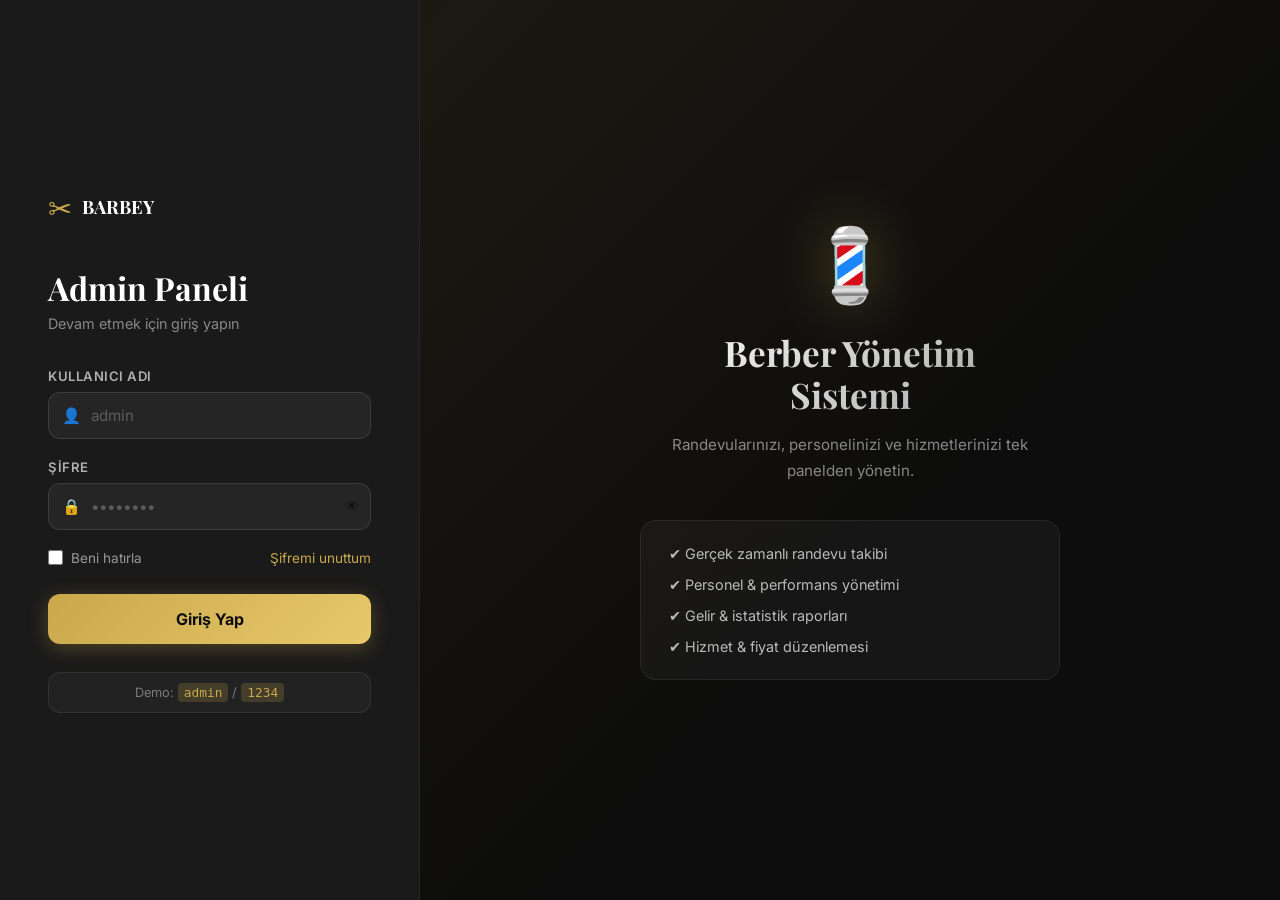
<file: login.html>
<!DOCTYPE html>
<html lang="tr">
<head>
  <meta charset="UTF-8" />
  <meta name="viewport" content="width=device-width, initial-scale=1.0" />
  <title>Admin Girişi | BARBEY</title>
  <link rel="preconnect" href="https://fonts.googleapis.com" />
  <link rel="preconnect" href="https://fonts.gstatic.com" crossorigin />
  <link href="https://fonts.googleapis.com/css2?family=Playfair+Display:wght@600;700&family=Inter:wght@300;400;500;600&display=swap" rel="stylesheet" />
  <link rel="stylesheet" href="login.css" />
</head>
<body>
  <div class="login-page">
    <div class="login-bg"></div>
    <div class="login-card">
      <div class="login-card__logo">
        <span>✂</span>
        <p><strong>BARBEY</strong></p>
      </div>
      <h1 class="login-card__title">Admin Paneli</h1>
      <p class="login-card__sub">Devam etmek için giriş yapın</p>

      <div class="alert" id="alert"></div>

      <form id="loginForm" novalidate>
        <div class="form-group">
          <label for="username">Kullanıcı Adı</label>
          <div class="input-wrap">
            <span class="input-icon">👤</span>
            <input type="text" id="username" placeholder="admin" autocomplete="username" />
          </div>
        </div>
        <div class="form-group">
          <label for="password">Şifre</label>
          <div class="input-wrap">
            <span class="input-icon">🔒</span>
            <input type="password" id="password" placeholder="••••••••" autocomplete="current-password" />
            <button type="button" class="toggle-pw" id="togglePw" aria-label="Şifreyi göster">👁</button>
          </div>
        </div>
        <div class="form-options">
          <label class="checkbox-label">
            <input type="checkbox" id="remember" />
            <span>Beni hatırla</span>
          </label>
          <a href="#" class="forgot">Şifremi unuttum</a>
        </div>
        <button type="submit" class="btn-login" id="loginBtn">
          <span id="loginText">Giriş Yap</span>
          <span id="loginSpinner" class="spinner" style="display:none"></span>
        </button>
      </form>

      <div class="login-hint">
        <p>Demo: <code>admin</code> / <code>1234</code></p>
      </div>
    </div>

    <div class="login-deco">
      <div class="deco-card">
        <span class="deco-icon">💈</span>
        <h2>Berber Yönetim<br/>Sistemi</h2>
        <p>Randevularınızı, personelinizi ve hizmetlerinizi tek panelden yönetin.</p>
        <ul class="deco-list">
          <li>✔ Gerçek zamanlı randevu takibi</li>
          <li>✔ Personel & performans yönetimi</li>
          <li>✔ Gelir & istatistik raporları</li>
          <li>✔ Hizmet & fiyat düzenlemesi</li>
        </ul>
      </div>
    </div>
  </div>

  <script src="login.js"></script>
</body>
</html>
</file>
<file: style.css>
/* ============================================================
   RESET & BASE
   ============================================================ */
*, *::before, *::after { box-sizing: border-box; margin: 0; padding: 0; }

:root {
  --gold:     #c9a84c;
  --gold-lt:  #e8c96a;
  --dark:     #0d0d0d;
  --dark-2:   #1a1a1a;
  --dark-3:   #242424;
  --cream:    #f5f0e8;
  --text:     #2c2c2c;
  --text-lt:  #666;
  --white:    #ffffff;
  --radius:   12px;
  --radius-lg:24px;
  --shadow:   0 8px 40px rgba(0,0,0,.12);
  --shadow-lg:0 20px 60px rgba(0,0,0,.18);
  --trans:    .3s ease;
  --ff-serif: 'Playfair Display', Georgia, serif;
  --ff-sans:  'Inter', system-ui, sans-serif;
}

html { scroll-behavior: smooth; font-size: 16px; }

body {
  font-family: var(--ff-sans);
  color: var(--text);
  background: var(--white);
  overflow-x: hidden;
}

a { text-decoration: none; color: inherit; }
ul { list-style: none; }
img { display: block; max-width: 100%; }

/* ============================================================
   UTILITIES
   ============================================================ */
.container {
  width: 100%;
  max-width: 1180px;
  margin: 0 auto;
  padding: 0 24px;
}

.section { padding: 100px 0; }

.section__header {
  text-align: center;
  margin-bottom: 64px;
}

.section__header--light .section__title,
.section__header--light p { color: var(--white); }

.section__badge {
  display: inline-block;
  font-size: .75rem;
  font-weight: 600;
  letter-spacing: .2em;
  color: var(--gold);
  margin-bottom: 12px;
  text-transform: uppercase;
}

.section__badge--gold { color: var(--gold-lt); }

.section__title {
  font-family: var(--ff-serif);
  font-size: clamp(2rem, 4vw, 3rem);
  line-height: 1.2;
  color: var(--text);
}

.section__desc {
  margin-top: 16px;
  color: rgba(255,255,255,.7);
  font-size: 1.05rem;
}

/* ============================================================
   BUTTONS
   ============================================================ */
.btn {
  display: inline-flex;
  align-items: center;
  justify-content: center;
  gap: 8px;
  padding: 14px 32px;
  border-radius: 50px;
  font-size: .95rem;
  font-weight: 600;
  cursor: pointer;
  border: 2px solid transparent;
  transition: var(--trans);
  white-space: nowrap;
}

.btn--primary {
  background: linear-gradient(135deg, var(--gold), var(--gold-lt));
  color: var(--dark);
  box-shadow: 0 4px 20px rgba(201,168,76,.35);
}
.btn--primary:hover {
  transform: translateY(-2px);
  box-shadow: 0 8px 30px rgba(201,168,76,.5);
}

.btn--outline {
  border-color: var(--gold);
  color: var(--gold);
  background: transparent;
}
.btn--outline:hover {
  background: var(--gold);
  color: var(--dark);
}

.btn--nav {
  background: linear-gradient(135deg, var(--gold), var(--gold-lt));
  color: var(--dark);
  padding: 10px 24px;
  font-size: .85rem;
}
.btn--nav:hover { opacity: .9; transform: translateY(-1px); }

.btn--full { width: 100%; padding: 16px; font-size: 1rem; }

/* ============================================================
   NAVBAR
   ============================================================ */
.nav {
  position: fixed;
  top: 0; left: 0; right: 0;
  z-index: 1000;
  padding: 20px 0;
  transition: var(--trans);
}

.nav.scrolled {
  background: rgba(13,13,13,.96);
  backdrop-filter: blur(12px);
  padding: 12px 0;
  box-shadow: 0 2px 20px rgba(0,0,0,.3);
}

.nav__container {
  max-width: 1180px;
  margin: 0 auto;
  padding: 0 24px;
  display: flex;
  align-items: center;
  justify-content: space-between;
}

.nav__logo {
  display: flex;
  align-items: center;
  gap: 10px;
  color: var(--white);
  font-size: 1.2rem;
  font-family: var(--ff-serif);
}

.logo-icon {
  font-size: 1.6rem;
  color: var(--gold);
}

.nav__links {
  display: flex;
  align-items: center;
  gap: 32px;
}

.nav__links a {
  color: rgba(255,255,255,.85);
  font-size: .9rem;
  font-weight: 500;
  transition: color var(--trans);
}
.nav__links a:hover { color: var(--gold); }

.nav__burger {
  display: none;
  flex-direction: column;
  gap: 5px;
  background: none;
  border: none;
  cursor: pointer;
  padding: 4px;
}
.nav__burger span {
  display: block;
  width: 24px; height: 2px;
  background: var(--white);
  border-radius: 2px;
  transition: var(--trans);
}

/* ============================================================
   HERO
   ============================================================ */
.hero {
  position: relative;
  min-height: 100vh;
  display: flex;
  align-items: center;
  justify-content: center;
  background:
    url('https://images.unsplash.com/photo-1503951914875-452162b0f3f1?w=1600&q=80&auto=format&fit=crop')
    center/cover no-repeat;
  overflow: hidden;
}

.hero__overlay {
  position: absolute;
  inset: 0;
  background: linear-gradient(
    to bottom,
    rgba(0,0,0,.65) 0%,
    rgba(0,0,0,.55) 60%,
    rgba(0,0,0,.8) 100%
  );
}

.hero__content {
  position: relative;
  text-align: center;
  color: var(--white);
  padding: 120px 24px 80px;
  max-width: 760px;
}

.hero__badge {
  font-size: .78rem;
  letter-spacing: .25em;
  color: var(--gold);
  font-weight: 600;
  text-transform: uppercase;
  margin-bottom: 20px;
}

.hero__title {
  font-family: var(--ff-serif);
  font-size: clamp(3.5rem, 8vw, 6.5rem);
  line-height: 1.05;
  margin-bottom: 24px;
  font-weight: 900;
}

.hero__title em {
  font-style: italic;
  background: linear-gradient(135deg, var(--gold), var(--gold-lt));
  -webkit-background-clip: text;
  -webkit-text-fill-color: transparent;
  background-clip: text;
}

.hero__sub {
  font-size: 1.1rem;
  color: rgba(255,255,255,.8);
  line-height: 1.7;
  margin-bottom: 40px;
}

.hero__actions {
  display: flex;
  gap: 16px;
  justify-content: center;
  flex-wrap: wrap;
}

.hero__scroll {
  position: absolute;
  bottom: 32px;
  left: 50%;
  transform: translateX(-50%);
}
.hero__scroll span {
  display: block;
  width: 24px; height: 40px;
  border: 2px solid rgba(255,255,255,.4);
  border-radius: 12px;
  position: relative;
}
.hero__scroll span::after {
  content: '';
  position: absolute;
  top: 6px; left: 50%;
  transform: translateX(-50%);
  width: 4px; height: 8px;
  background: var(--gold);
  border-radius: 2px;
  animation: scrollBounce 1.8s ease-in-out infinite;
}
@keyframes scrollBounce {
  0%, 100% { top: 6px; opacity: 1; }
  50%       { top: 18px; opacity: .3; }
}

/* ============================================================
   STATS
   ============================================================ */
.stats {
  background: var(--dark);
  padding: 56px 0;
}

.stats__container {
  max-width: 1180px;
  margin: 0 auto;
  padding: 0 24px;
  display: grid;
  grid-template-columns: repeat(4, 1fr);
  gap: 24px;
  text-align: center;
}

.stat__num {
  display: block;
  font-family: var(--ff-serif);
  font-size: 2.8rem;
  font-weight: 700;
  color: var(--gold);
}

.stat__label {
  font-size: .85rem;
  color: rgba(255,255,255,.55);
  letter-spacing: .05em;
  margin-top: 4px;
  display: block;
}

/* ============================================================
   SERVICES
   ============================================================ */
.services__grid {
  display: grid;
  grid-template-columns: repeat(3, 1fr);
  gap: 24px;
}

.service-card {
  background: var(--white);
  border: 1px solid #ece8df;
  border-radius: var(--radius-lg);
  padding: 36px 28px;
  position: relative;
  transition: var(--trans);
  overflow: hidden;
}

.service-card::before {
  content: '';
  position: absolute;
  inset: 0;
  background: linear-gradient(135deg, var(--gold), var(--gold-lt));
  opacity: 0;
  transition: var(--trans);
  border-radius: var(--radius-lg);
}

.service-card:hover { transform: translateY(-6px); box-shadow: var(--shadow-lg); }
.service-card:hover::before { opacity: .06; }

.service-card--featured {
  border-color: var(--gold);
  box-shadow: 0 0 0 1px var(--gold), var(--shadow);
}

.service-card__badge {
  position: absolute;
  top: 20px; right: 20px;
  background: linear-gradient(135deg, var(--gold), var(--gold-lt));
  color: var(--dark);
  font-size: .7rem;
  font-weight: 700;
  padding: 4px 12px;
  border-radius: 50px;
  letter-spacing: .05em;
}

.service-card__icon {
  font-size: 2.2rem;
  margin-bottom: 16px;
}

.service-card h3 {
  font-family: var(--ff-serif);
  font-size: 1.3rem;
  margin-bottom: 10px;
  color: var(--text);
}

.service-card p {
  color: var(--text-lt);
  font-size: .9rem;
  line-height: 1.6;
  margin-bottom: 20px;
}

.service-card__price {
  font-family: var(--ff-serif);
  font-size: 1.5rem;
  font-weight: 700;
  color: var(--gold);
}

/* ============================================================
   ABOUT
   ============================================================ */
.about {
  background: var(--cream);
  padding: 100px 0;
}

.about__container {
  display: grid;
  grid-template-columns: 1fr 1fr;
  gap: 80px;
  align-items: center;
}

.about__visual { position: relative; }

.about__img-wrap {
  position: relative;
  height: 480px;
}

.about__img-bg {
  position: absolute;
  bottom: -20px; right: -20px;
  width: 85%;
  height: 90%;
  background: linear-gradient(135deg, var(--gold), var(--gold-lt));
  border-radius: var(--radius-lg);
  opacity: .25;
}

.about__img-front {
  position: absolute;
  inset: 0;
  background:
    url('https://images.unsplash.com/photo-1621605815971-fbc98d665033?w=800&q=80&auto=format&fit=crop')
    center/cover no-repeat;
  border-radius: var(--radius-lg);
  overflow: hidden;
  box-shadow: var(--shadow-lg);
}

.about__img-content {
  position: absolute;
  inset: 0;
  background: rgba(0,0,0,.35);
  display: flex;
  flex-direction: column;
  align-items: center;
  justify-content: center;
  color: var(--white);
  text-align: center;
}

.barber-pole { font-size: 4rem; margin-bottom: 12px; }

.about__img-content p {
  font-family: var(--ff-serif);
  font-size: 1.5rem;
  line-height: 1.3;
}

.about__badge-float {
  position: absolute;
  bottom: 32px;
  left: -24px;
  background: var(--white);
  border-radius: var(--radius);
  padding: 16px 20px;
  display: flex;
  align-items: center;
  gap: 12px;
  box-shadow: var(--shadow-lg);
  font-size: 1.5rem;
}

.about__badge-float div {
  display: flex;
  flex-direction: column;
}

.about__badge-float strong {
  font-size: 1.1rem;
  color: var(--text);
}

.about__badge-float small {
  font-size: .78rem;
  color: var(--text-lt);
}

.about__text .section__title { text-align: left; margin-top: 8px; }

.about__text p {
  color: var(--text-lt);
  line-height: 1.8;
  margin-bottom: 16px;
  font-size: .97rem;
}

.about__list {
  margin: 28px 0 36px;
  display: flex;
  flex-direction: column;
  gap: 12px;
}

.about__list li {
  display: flex;
  align-items: center;
  gap: 10px;
  font-size: .95rem;
  color: var(--text);
  font-weight: 500;
}

.about__list li span {
  color: var(--gold);
  font-weight: 700;
}

/* ============================================================
   GALLERY
   ============================================================ */
.gallery__grid {
  display: grid;
  grid-template-columns: repeat(3, 1fr);
  grid-template-rows: 240px 240px;
  gap: 16px;
}

.gallery-item { border-radius: var(--radius); overflow: hidden; }
.gallery-item--tall { grid-row: span 2; }
.gallery-item--wide { grid-column: span 2; }

.gallery-item__inner {
  width: 100%; height: 100%;
  background-size: cover;
  background-position: center;
  position: relative;
  transition: transform .5s ease;
}

.gallery-item:hover .gallery-item__inner { transform: scale(1.05); }

.gallery-item__overlay {
  position: absolute;
  inset: 0;
  background: linear-gradient(to top, rgba(0,0,0,.7) 0%, transparent 50%);
  display: flex;
  align-items: flex-end;
  padding: 20px;
  opacity: 0;
  transition: var(--trans);
}

.gallery-item:hover .gallery-item__overlay { opacity: 1; }

.gallery-item__overlay span {
  color: var(--white);
  font-family: var(--ff-serif);
  font-size: 1.1rem;
}

.g1 { background-image: url('https://images.unsplash.com/photo-1599351431202-1e0f0137899a?w=800&q=80&auto=format&fit=crop'); }
.g2 { background-image: url('https://images.unsplash.com/photo-1503951914875-452162b0f3f1?w=600&q=80&auto=format&fit=crop'); }
.g3 { background-image: url('https://images.unsplash.com/photo-1621605815971-fbc98d665033?w=600&q=80&auto=format&fit=crop'); }
.g4 { background-image: url('https://images.unsplash.com/photo-1622286342621-4bd786c2447c?w=900&q=80&auto=format&fit=crop'); }
.g5 { background-image: url('https://images.unsplash.com/photo-1560066984-138dadb4c035?w=600&q=80&auto=format&fit=crop'); }

/* ============================================================
   APPOINTMENT
   ============================================================ */
.appointment {
  background: linear-gradient(135deg, var(--dark) 0%, var(--dark-3) 100%);
  padding: 100px 0;
  position: relative;
  overflow: hidden;
}

.appointment::before {
  content: '✂';
  position: absolute;
  font-size: 20rem;
  color: rgba(255,255,255,.02);
  right: -4rem;
  top: 50%;
  transform: translateY(-50%) rotate(-30deg);
  pointer-events: none;
}

.appointment__card {
  background: var(--white);
  border-radius: var(--radius-lg);
  padding: 48px;
  max-width: 780px;
  margin: 0 auto;
  box-shadow: 0 32px 80px rgba(0,0,0,.4);
}

.appt-form__row {
  display: grid;
  grid-template-columns: 1fr 1fr;
  gap: 20px;
}

.form-group {
  display: flex;
  flex-direction: column;
  gap: 8px;
  margin-bottom: 20px;
}

.form-group label {
  font-size: .85rem;
  font-weight: 600;
  color: var(--text);
  letter-spacing: .03em;
}

.form-group input,
.form-group select,
.form-group textarea {
  width: 100%;
  padding: 13px 16px;
  border: 1.5px solid #e0dbd0;
  border-radius: var(--radius);
  font-family: var(--ff-sans);
  font-size: .95rem;
  color: var(--text);
  background: #fafaf8;
  transition: var(--trans);
  outline: none;
  -webkit-appearance: none;
}

.form-group input:focus,
.form-group select:focus,
.form-group textarea:focus {
  border-color: var(--gold);
  background: var(--white);
  box-shadow: 0 0 0 3px rgba(201,168,76,.15);
}

.form-group input.error,
.form-group select.error {
  border-color: #e74c3c;
}

.form-group textarea { resize: vertical; }

.appt-success {
  display: none;
  text-align: center;
  padding: 48px 24px;
}

.appt-success.show { display: block; }

.appt-success__icon {
  width: 72px; height: 72px;
  background: linear-gradient(135deg, var(--gold), var(--gold-lt));
  color: var(--dark);
  border-radius: 50%;
  font-size: 2rem;
  display: flex;
  align-items: center;
  justify-content: center;
  margin: 0 auto 20px;
  font-weight: 700;
}

.appt-success h3 {
  font-family: var(--ff-serif);
  font-size: 1.8rem;
  margin-bottom: 10px;
}

.appt-success p {
  color: var(--text-lt);
  margin-bottom: 28px;
}

/* ============================================================
   REVIEWS
   ============================================================ */
.reviews { background: var(--cream); }

.reviews__grid {
  display: grid;
  grid-template-columns: repeat(3, 1fr);
  gap: 24px;
}

.review-card {
  background: var(--white);
  border-radius: var(--radius-lg);
  padding: 32px;
  box-shadow: 0 4px 20px rgba(0,0,0,.06);
  transition: var(--trans);
}

.review-card:hover { transform: translateY(-4px); box-shadow: var(--shadow); }

.review-card__stars {
  color: var(--gold);
  font-size: 1rem;
  letter-spacing: .1em;
  margin-bottom: 16px;
}

.review-card p {
  font-size: .95rem;
  color: var(--text-lt);
  line-height: 1.7;
  font-style: italic;
  margin-bottom: 24px;
}

.review-card__author {
  display: flex;
  align-items: center;
  gap: 12px;
}

.avatar {
  width: 44px; height: 44px;
  background: linear-gradient(135deg, var(--gold), var(--gold-lt));
  color: var(--dark);
  border-radius: 50%;
  display: flex;
  align-items: center;
  justify-content: center;
  font-size: .8rem;
  font-weight: 700;
  flex-shrink: 0;
}

.review-card__author div {
  display: flex;
  flex-direction: column;
}

.review-card__author strong { font-size: .95rem; }
.review-card__author small { font-size: .78rem; color: var(--text-lt); }

/* ============================================================
   CONTACT
   ============================================================ */
.contact {
  background: var(--dark);
  padding: 100px 0;
  color: var(--white);
}

.contact .section__badge { color: var(--gold); }
.contact .section__title { color: var(--white); }

.contact__container {
  display: grid;
  grid-template-columns: 1fr 1fr;
  gap: 80px;
  align-items: center;
}

.contact__items {
  display: flex;
  flex-direction: column;
  gap: 28px;
  margin-top: 36px;
}

.contact__item {
  display: flex;
  align-items: flex-start;
  gap: 16px;
}

.contact__icon {
  font-size: 1.4rem;
  flex-shrink: 0;
  margin-top: 2px;
}

.contact__item strong {
  display: block;
  font-size: .85rem;
  letter-spacing: .05em;
  color: var(--gold);
  margin-bottom: 4px;
  text-transform: uppercase;
}

.contact__item p {
  color: rgba(255,255,255,.65);
  font-size: .95rem;
  line-height: 1.6;
}

.contact__item a {
  color: rgba(255,255,255,.65);
  transition: color var(--trans);
}
.contact__item a:hover { color: var(--gold); }

.contact__map { border-radius: var(--radius-lg); overflow: hidden; }

.map-placeholder {
  height: 360px;
  background: var(--dark-3);
  border: 1px solid rgba(255,255,255,.08);
  border-radius: var(--radius-lg);
  display: flex;
  flex-direction: column;
  align-items: center;
  justify-content: center;
  gap: 8px;
  color: rgba(255,255,255,.4);
  font-size: .9rem;
}

.map-placeholder span { font-size: 3rem; }
.map-placeholder p { color: rgba(255,255,255,.6); font-weight: 600; }
.map-placeholder small { font-size: .8rem; }

/* ============================================================
   FOOTER
   ============================================================ */
.footer {
  background: var(--dark-2);
  padding: 48px 0 32px;
  border-top: 1px solid rgba(255,255,255,.06);
}

.footer__container {
  display: flex;
  flex-direction: column;
  align-items: center;
  gap: 28px;
}

.footer__brand {
  display: flex;
  flex-direction: column;
  align-items: center;
  gap: 8px;
  text-align: center;
}

.footer__brand .logo-icon { color: var(--gold); font-size: 1.4rem; }
.footer__brand .logo-text { color: var(--white); font-family: var(--ff-serif); font-size: 1.1rem; }

.footer__brand p {
  color: rgba(255,255,255,.4);
  font-size: .83rem;
  line-height: 1.6;
  margin-top: 4px;
}

.footer__links {
  display: flex;
  gap: 28px;
  flex-wrap: wrap;
  justify-content: center;
}

.footer__links a {
  color: rgba(255,255,255,.5);
  font-size: .85rem;
  transition: color var(--trans);
}
.footer__links a:hover { color: var(--gold); }

.footer__bottom {
  border-top: 1px solid rgba(255,255,255,.06);
  padding-top: 24px;
  width: 100%;
  text-align: center;
}

.footer__bottom p {
  color: rgba(255,255,255,.3);
  font-size: .8rem;
}

/* ============================================================
   RESPONSIVE
   ============================================================ */
@media (max-width: 1024px) {
  .services__grid { grid-template-columns: repeat(2, 1fr); }
  .about__container { grid-template-columns: 1fr; gap: 48px; }
  .about__visual { order: -1; }
  .about__img-wrap { height: 360px; }
  .about__badge-float { left: 16px; }
  .contact__container { grid-template-columns: 1fr; gap: 48px; }
  .contact__map { order: -1; }
}

@media (max-width: 768px) {
  .section { padding: 72px 0; }

  /* Nav */
  .nav__burger { display: flex; }
  .nav__links {
    position: fixed;
    top: 0; right: 0;
    width: 280px; height: 100vh;
    background: var(--dark);
    flex-direction: column;
    align-items: flex-start;
    justify-content: center;
    padding: 48px 32px;
    gap: 20px;
    transform: translateX(100%);
    transition: transform .35s cubic-bezier(.4,0,.2,1);
    box-shadow: -8px 0 40px rgba(0,0,0,.4);
  }
  .nav__links.open { transform: translateX(0); }
  .nav__links a { font-size: 1.1rem; color: var(--white); }

  /* Stats */
  .stats__container { grid-template-columns: repeat(2, 1fr); gap: 32px; }

  /* Services */
  .services__grid { grid-template-columns: 1fr; }

  /* Gallery */
  .gallery__grid {
    grid-template-columns: 1fr 1fr;
    grid-template-rows: auto;
  }
  .gallery-item--tall { grid-row: span 1; }
  .gallery-item--wide { grid-column: span 2; }

  /* Appointment */
  .appointment__card { padding: 32px 20px; }
  .appt-form__row { grid-template-columns: 1fr; gap: 0; }

  /* Reviews */
  .reviews__grid { grid-template-columns: 1fr; }

  /* Hero */
  .hero__actions { flex-direction: column; align-items: center; }
}

@media (max-width: 480px) {
  .stats__container { grid-template-columns: 1fr 1fr; }
  .gallery__grid { grid-template-columns: 1fr; }
  .gallery-item--wide { grid-column: span 1; }
  .about__img-wrap { height: 280px; }
  .about__badge-float { display: none; }
  .footer__links { flex-direction: column; align-items: center; gap: 14px; }
}

/* ============================================================
   ANIMATIONS
   ============================================================ */
@keyframes fadeUp {
  from { opacity: 0; transform: translateY(30px); }
  to   { opacity: 1; transform: translateY(0); }
}

.fade-up {
  opacity: 0;
  transform: translateY(30px);
  transition: opacity .6s ease, transform .6s ease;
}

.fade-up.visible {
  opacity: 1;
  transform: translateY(0);
}
</file>
<file: admin.css>
/* ============================================================
   RESET & BASE
   ============================================================ */
*, *::before, *::after { box-sizing: border-box; margin: 0; padding: 0; }

:root {
  --gold:      #c9a84c;
  --gold-lt:   #e8c96a;
  --dark:      #0d0d0d;
  --dark-2:    #111318;
  --dark-3:    #1a1d24;
  --dark-4:    #22262f;
  --sidebar-w: 256px;
  --topbar-h:  64px;
  --white:     #ffffff;
  --white-dyn: #ffffff;
  --text:      #e2e8f0;
  --text-2:    #94a3b8;
  --text-3:    #64748b;
  --border:    rgba(255,255,255,.07);
  --radius:    10px;
  --radius-lg: 16px;
  --trans:     .2s ease;
  --ff-serif:  'Playfair Display', serif;
  --ff-sans:   'Inter', system-ui, sans-serif;
  --green:     #34d399;
  --blue:      #818cf8;
  --red:       #f87171;
  --orange:    #fb923c;
}

/* ── LIGHT THEME ── */
body.light-theme {
  --dark-2:  #f0ede8;
  --dark-3:  #ffffff;
  --dark-4:  #f5f2ed;
  --white-dyn: #1a1a1a;
  --text:    #1e293b;
  --text-2:  #475569;
  --text-3:  #94a3b8;
  --border:  rgba(0,0,0,.09);
}
body.light-theme .sidebar { background:#1a1d24; }
body.light-theme .topbar  { background:#ffffff; }
body.light-theme .nav-item { color:#94a3b8; }
body.light-theme .nav-item:hover { background:rgba(0,0,0,.04); color:#1e293b; }
body.light-theme .user-dropdown { background:#ffffff; }
body.light-theme .data-table td, body.light-theme .data-table th { color:inherit; }
body.light-theme .admin-input { background:#f8f8f8; color:#1e293b; border-color:rgba(0,0,0,.12); }
body.light-theme .filter-search, body.light-theme .filter-select { background:#ffffff; color:#1e293b; border-color:rgba(0,0,0,.12); }
body.light-theme .modal { background:#ffffff; }
body.light-theme .admin-input option,
body.light-theme .filter-select option {
  background: #ffffff;
  color: #1e293b;
}
body.light-theme .act-btn { background:rgba(0,0,0,.06); color:#475569; }
body.light-theme .kpi-card, body.light-theme .svc-card, body.light-theme .staff-card, body.light-theme .review-card { background:#ffffff; }
body.light-theme .today-item { background:rgba(0,0,0,.03); }

html { font-size: 15px; }

body {
  font-family: var(--ff-sans);
  background: var(--dark-2);
  color: var(--text);
  min-height: 100vh;
  display: flex;
  overflow-x: hidden;
}

a { text-decoration: none; color: inherit; }
ul { list-style: none; }

/* ============================================================
   SIDEBAR
   ============================================================ */
.sidebar {
  width: var(--sidebar-w);
  min-height: 100vh;
  background: var(--dark-3);
  border-right: 1px solid var(--border);
  display: flex;
  flex-direction: column;
  position: fixed;
  top: 0; left: 0; bottom: 0;
  z-index: 100;
  transition: transform var(--trans);
  overflow-y: auto;
}

.sidebar__logo {
  display: flex;
  align-items: center;
  gap: 12px;
  padding: 20px 20px 16px;
  border-bottom: 1px solid var(--border);
}

.sidebar__logo > span {
  font-size: 1.6rem;
  color: var(--gold);
  flex-shrink: 0;
}

.sidebar__logo strong {
  display: block;
  font-family: var(--ff-serif);
  font-size: .95rem;
  color: var(--white);
}

.sidebar__logo small {
  font-size: .7rem;
  color: var(--text-3);
  letter-spacing: .05em;
  text-transform: uppercase;
}

.sidebar__nav {
  flex: 1;
  padding: 16px 12px;
  display: flex;
  flex-direction: column;
  gap: 2px;
}

.nav-section-label {
  font-size: .65rem;
  font-weight: 700;
  letter-spacing: .12em;
  color: var(--text-3);
  padding: 14px 8px 6px;
  text-transform: uppercase;
}

.nav-item {
  display: flex;
  align-items: center;
  gap: 10px;
  padding: 9px 12px;
  border-radius: var(--radius);
  font-size: .875rem;
  color: var(--text-2);
  cursor: pointer;
  transition: var(--trans);
  position: relative;
}

.nav-item:hover {
  background: rgba(255,255,255,.05);
  color: var(--white);
}

.nav-item.active {
  background: linear-gradient(135deg, rgba(201,168,76,.18), rgba(232,201,106,.1));
  color: var(--gold);
  font-weight: 600;
}

.nav-item__icon { font-size: 1rem; flex-shrink: 0; }

.nav-badge {
  margin-left: auto;
  background: var(--gold);
  color: var(--dark);
  font-size: .65rem;
  font-weight: 700;
  padding: 2px 6px;
  border-radius: 20px;
  min-width: 20px;
  text-align: center;
}

.sidebar__user {
  display: flex;
  align-items: center;
  gap: 10px;
  padding: 16px 20px;
  border-top: 1px solid var(--border);
  margin-top: auto;
}

.user-avatar {
  width: 36px; height: 36px;
  border-radius: 50%;
  background: linear-gradient(135deg, var(--gold), var(--gold-lt));
  color: var(--dark);
  display: flex;
  align-items: center;
  justify-content: center;
  font-size: .75rem;
  font-weight: 700;
  flex-shrink: 0;
}

.user-avatar.sm { width: 30px; height: 30px; font-size: .65rem; }

.user-info {
  display: flex;
  flex-direction: column;
  overflow: hidden;
}

.user-info strong {
  font-size: .85rem;
  color: var(--white);
  white-space: nowrap;
  overflow: hidden;
  text-overflow: ellipsis;
}

.user-info small {
  font-size: .7rem;
  color: var(--text-3);
  text-transform: capitalize;
}

/* ============================================================
   MAIN
   ============================================================ */
.main {
  margin-left: var(--sidebar-w);
  flex: 1;
  display: flex;
  flex-direction: column;
  min-height: 100vh;
  transition: margin var(--trans);
}

/* ============================================================
   TOPBAR
   ============================================================ */
.topbar {
  height: var(--topbar-h);
  background: var(--dark-3);
  border-bottom: 1px solid var(--border);
  display: flex;
  align-items: center;
  justify-content: space-between;
  padding: 0 24px;
  position: sticky;
  top: 0;
  z-index: 90;
}

.topbar__left {
  display: flex;
  align-items: center;
  gap: 16px;
}

.sidebar-toggle {
  background: none;
  border: none;
  color: var(--text-2);
  font-size: 1.2rem;
  cursor: pointer;
  padding: 6px;
  border-radius: 6px;
  display: none;
  transition: var(--trans);
}
.sidebar-toggle:hover { background: rgba(255,255,255,.06); color: var(--white); }

.breadcrumb {
  font-size: .95rem;
  font-weight: 600;
  color: var(--white);
}

.topbar__right {
  display: flex;
  align-items: center;
  gap: 16px;
}

.topbar__notif {
  position: relative;
  cursor: pointer;
  font-size: 1.1rem;
  padding: 6px;
  border-radius: 8px;
  transition: var(--trans);
}
.topbar__notif:hover { background: rgba(255,255,255,.06); }

.notif-dot {
  position: absolute;
  top: 4px; right: 4px;
  width: 8px; height: 8px;
  background: var(--gold);
  border-radius: 50%;
  display: none;
}
.notif-dot.show { display: block; }

.topbar__user {
  display: flex;
  align-items: center;
  gap: 8px;
  cursor: pointer;
  padding: 6px 12px;
  border-radius: var(--radius);
  transition: var(--trans);
  position: relative;
  font-size: .875rem;
  color: var(--text);
}
.topbar__user:hover { background: rgba(255,255,255,.06); }

.chevron { font-size: .6rem; color: var(--text-3); }

.user-dropdown {
  position: absolute;
  top: calc(100% + 8px);
  right: 0;
  background: var(--dark-4);
  border: 1px solid var(--border);
  border-radius: var(--radius);
  min-width: 180px;
  box-shadow: 0 8px 32px rgba(0,0,0,.4);
  display: none;
  flex-direction: column;
  overflow: hidden;
  z-index: 200;
}
.user-dropdown.show { display: flex; }

.dropdown-link {
  padding: 10px 16px;
  font-size: .85rem;
  color: var(--text-2);
  transition: var(--trans);
  display: flex;
  align-items: center;
  gap: 8px;
}
.dropdown-link:hover { background: rgba(255,255,255,.06); color: var(--white); }
.dropdown-link.danger { color: var(--red); }
.dropdown-link.danger:hover { background: rgba(248,113,113,.1); }

.dropdown-div { height: 1px; background: var(--border); }

/* ============================================================
   PAGES
   ============================================================ */
.page-wrap { flex: 1; padding: 28px; overflow-y: auto; }

.page { display: none; animation: fadeIn .25s ease; }
.page.active { display: block; }

@keyframes fadeIn { from { opacity: 0; transform: translateY(8px); } to { opacity: 1; transform: translateY(0); } }
@keyframes alertShake {
  0% { transform: translateX(0) rotate(0); }
  12.5% { transform: translateX(-1px) rotate(-.35deg); }
  25% { transform: translateX(2px) rotate(.45deg); }
  37.5% { transform: translateX(-2px) rotate(-.5deg); }
  50% { transform: translateX(1px) rotate(.3deg); }
  62.5% { transform: translateX(-1px) rotate(-.35deg); }
  75% { transform: translateX(2px) rotate(.45deg); }
  87.5% { transform: translateX(-2px) rotate(-.5deg); }
  100% { transform: translateX(0) rotate(0); }
}

.page-header {
  display: flex;
  align-items: flex-start;
  justify-content: space-between;
  margin-bottom: 28px;
  gap: 16px;
  flex-wrap: wrap;
}

.page-header h1 {
  font-family: var(--ff-serif);
  font-size: 1.7rem;
  color: var(--white);
  line-height: 1.2;
}

.page-sub {
  color: var(--text-3);
  font-size: .85rem;
  margin-top: 4px;
}

/* ============================================================
   DASHBOARD ALERT
   ============================================================ */
.appointment-alert {
  margin-bottom: 20px;
  padding: 18px 20px;
  border-radius: var(--radius-lg);
  border: 1px solid rgba(251,146,60,.35);
  background:
    linear-gradient(135deg, rgba(251,146,60,.16), rgba(201,168,76,.08)),
    var(--dark-3);
  box-shadow: 0 14px 32px rgba(0,0,0,.18);
  animation: alertShake 1.1s linear infinite;
  transform-origin: center;
}

.appointment-alert__body {
  display: flex;
  align-items: center;
  justify-content: space-between;
  gap: 16px;
  flex-wrap: wrap;
}

.appointment-alert__badge {
  display: inline-flex;
  align-items: center;
  padding: 5px 12px;
  border-radius: 999px;
  background: rgba(251,146,60,.18);
  color: var(--orange);
  font-size: .72rem;
  font-weight: 700;
  letter-spacing: .04em;
  text-transform: uppercase;
  margin-bottom: 12px;
}

.appointment-alert strong {
  display: block;
  font-size: 1.05rem;
  color: var(--white);
  margin-bottom: 4px;
}

.appointment-alert p {
  color: var(--text-2);
  font-size: .9rem;
  line-height: 1.5;
}

/* ============================================================
   KPI CARDS
   ============================================================ */
.kpi-grid {
  display: grid;
  grid-template-columns: repeat(4, 1fr);
  gap: 16px;
  margin-bottom: 24px;
}

.kpi-card {
  background: var(--dark-3);
  border: 1px solid var(--border);
  border-radius: var(--radius-lg);
  padding: 20px;
  display: flex;
  align-items: center;
  gap: 16px;
  transition: var(--trans);
}
.kpi-card:hover { border-color: rgba(201,168,76,.3); }

.kpi-card__icon {
  width: 48px; height: 48px;
  border-radius: 12px;
  display: flex;
  align-items: center;
  justify-content: center;
  font-size: 1.3rem;
  flex-shrink: 0;
}

.kpi-card__body {
  display: flex;
  flex-direction: column;
  gap: 2px;
  flex: 1;
}

.kpi-val {
  font-size: 1.6rem;
  font-weight: 700;
  color: var(--white);
  font-family: var(--ff-serif);
  line-height: 1;
}

.kpi-label {
  font-size: .75rem;
  color: var(--text-3);
  text-transform: uppercase;
  letter-spacing: .05em;
}

/* ============================================================
   DASHBOARD GRID
   ============================================================ */
.dash-grid {
  display: grid;
  grid-template-columns: repeat(2, 1fr);
  gap: 16px;
}

.dash-grid--lead {
  margin-bottom: 20px;
}

/* ============================================================
   CARD
   ============================================================ */
.card {
  background: var(--dark-3);
  border: 1px solid var(--border);
  border-radius: var(--radius-lg);
  padding: 20px;
}

.card__header {
  display: flex;
  align-items: center;
  justify-content: space-between;
  margin-bottom: 16px;
}

.card__header h3 {
  font-size: .95rem;
  font-weight: 600;
  color: var(--white);
}

.card__badge {
  background: rgba(201,168,76,.15);
  color: var(--gold);
  font-size: .72rem;
  font-weight: 700;
  padding: 3px 10px;
  border-radius: 20px;
}

.card__badge--alert {
  background: rgba(251,146,60,.16);
  color: var(--orange);
}

.card__link {
  font-size: .8rem;
  color: var(--gold);
  transition: opacity var(--trans);
}
.card__link:hover { opacity: .7; }

/* ============================================================
   TODAY LIST
   ============================================================ */
.today-list {
  display: flex;
  flex-direction: column;
  gap: 8px;
  max-height: 260px;
  overflow-y: auto;
}

.today-item {
  display: flex;
  align-items: center;
  gap: 12px;
  padding: 10px;
  background: rgba(255,255,255,.03);
  border-radius: var(--radius);
  border: 1px solid var(--border);
  font-size: .82rem;
}

.today-item__time {
  font-weight: 700;
  color: var(--gold);
  min-width: 40px;
}

.today-item__name { flex: 1; font-weight: 500; color: var(--white); }
.today-item__service { color: var(--text-3); }

/* ============================================================
   BAR CHART
   ============================================================ */
.bar-chart {
  display: flex;
  align-items: flex-end;
  gap: 8px;
  height: 160px;
  padding-top: 8px;
}

.bar-item {
  flex: 1;
  display: flex;
  flex-direction: column;
  align-items: center;
  gap: 6px;
  height: 100%;
  justify-content: flex-end;
}

.bar-item__fill {
  width: 100%;
  border-radius: 6px 6px 0 0;
  background: linear-gradient(to top, var(--gold), var(--gold-lt));
  opacity: .75;
  transition: height .5s ease, opacity var(--trans);
  min-height: 4px;
}

.bar-item:hover .bar-item__fill { opacity: 1; }

.bar-item__label {
  font-size: .68rem;
  color: var(--text-3);
  white-space: nowrap;
}

.bar-item__val {
  font-size: .68rem;
  color: var(--gold);
  font-weight: 600;
}

/* ============================================================
   DONUT CHART
   ============================================================ */
.donut-wrap {
  display: flex;
  align-items: center;
  gap: 24px;
  flex-wrap: wrap;
}

canvas { display: block; }

.donut-legend {
  display: flex;
  flex-direction: column;
  gap: 8px;
  flex: 1;
}

.legend-item {
  display: flex;
  align-items: center;
  gap: 8px;
  font-size: .78rem;
}

.legend-dot {
  width: 10px; height: 10px;
  border-radius: 50%;
  flex-shrink: 0;
}

.legend-item span:last-child { color: var(--text-3); margin-left: auto; }

/* ============================================================
   MINI TABLE
   ============================================================ */
.mini-table {
  display: flex;
  flex-direction: column;
  gap: 6px;
  max-height: 240px;
  overflow-y: auto;
}

.mini-row {
  display: flex;
  align-items: center;
  gap: 10px;
  padding: 8px 10px;
  border-radius: 8px;
  font-size: .8rem;
  transition: var(--trans);
}
.mini-row:hover { background: rgba(255,255,255,.04); }

.mini-row__name { flex: 1; font-weight: 500; color: var(--white); }
.mini-row__svc  { color: var(--text-3); flex: 1; }
.mini-row__meta {
  color: var(--text-3);
  font-size: .74rem;
  white-space: nowrap;
}

.mini-row--upcoming {
  border: 1px solid var(--border);
  background: rgba(255,255,255,.02);
}

.mini-row--upcoming:first-child {
  border-color: rgba(251,146,60,.28);
  background: linear-gradient(135deg, rgba(251,146,60,.09), rgba(255,255,255,.02));
}

/* ============================================================
   LINE CHART
   ============================================================ */
.line-chart {
  display: flex;
  align-items: flex-end;
  gap: 4px;
  height: 120px;
  position: relative;
}

.line-bar {
  flex: 1;
  border-radius: 4px 4px 0 0;
  background: linear-gradient(to top, rgba(201,168,76,.6), rgba(232,201,106,.3));
  position: relative;
  transition: height .6s ease;
  min-height: 4px;
}

.line-bar:hover { background: linear-gradient(to top, var(--gold), var(--gold-lt)); }

.line-bar::after {
  content: attr(data-label);
  position: absolute;
  bottom: -20px;
  left: 50%;
  transform: translateX(-50%);
  font-size: .62rem;
  color: var(--text-3);
  white-space: nowrap;
}

/* ============================================================
   RANK LIST
   ============================================================ */
.rank-list {
  display: flex;
  flex-direction: column;
  gap: 10px;
}

.rank-item {
  display: flex;
  align-items: center;
  gap: 12px;
  font-size: .83rem;
}

.rank-num {
  width: 22px; height: 22px;
  background: rgba(201,168,76,.15);
  color: var(--gold);
  border-radius: 50%;
  display: flex;
  align-items: center;
  justify-content: center;
  font-size: .7rem;
  font-weight: 700;
  flex-shrink: 0;
}

.rank-bar-wrap { flex: 1; }

.rank-label { margin-bottom: 4px; color: var(--text); font-weight: 500; }

.rank-bar {
  height: 5px;
  background: rgba(255,255,255,.07);
  border-radius: 3px;
  overflow: hidden;
}

.rank-bar__fill {
  height: 100%;
  background: linear-gradient(to right, var(--gold), var(--gold-lt));
  border-radius: 3px;
}

.rank-val {
  font-weight: 600;
  color: var(--gold);
  min-width: 36px;
  text-align: right;
}

/* ============================================================
   FILTER BAR
   ============================================================ */
.filter-bar {
  display: flex;
  gap: 12px;
  margin-bottom: 16px;
  flex-wrap: wrap;
}

.filter-search {
  flex: 1;
  min-width: 200px;
}

.filter-search,
.filter-select {
  background: var(--dark-3);
  border: 1px solid var(--border);
  border-radius: var(--radius);
  color: var(--text);
  font-family: var(--ff-sans);
  font-size: .85rem;
  padding: 9px 14px;
  outline: none;
  transition: var(--trans);
}

.filter-search:focus,
.filter-select:focus {
  border-color: var(--gold);
}

/* ============================================================
   TABLE
   ============================================================ */
.table-card { padding: 0; overflow: hidden; }

.data-table {
  width: 100%;
  border-collapse: collapse;
  font-size: .82rem;
}

.data-table th {
  padding: 14px 16px;
  text-align: left;
  color: var(--text-3);
  font-size: .72rem;
  font-weight: 600;
  text-transform: uppercase;
  letter-spacing: .06em;
  border-bottom: 1px solid var(--border);
  white-space: nowrap;
}

.data-table td {
  padding: 13px 16px;
  border-bottom: 1px solid var(--border);
  color: var(--text);
  vertical-align: middle;
}

.data-table tbody tr:last-child td { border-bottom: none; }

.data-table tbody tr:hover td { background: rgba(255,255,255,.025); }

.table-empty {
  padding: 40px;
  text-align: center;
  color: var(--text-3);
  font-size: .875rem;
}

/* STATUS BADGE */
.badge {
  display: inline-flex;
  align-items: center;
  gap: 5px;
  padding: 3px 10px;
  border-radius: 20px;
  font-size: .72rem;
  font-weight: 600;
  white-space: nowrap;
}

.badge--pending   { background: rgba(251,191,36,.15); color: #fbbf24; }
.badge--confirmed { background: rgba(52,211,153,.15);  color: #34d399; }
.badge--done      { background: rgba(129,140,248,.15); color: #818cf8; }
.badge--cancel    { background: rgba(248,113,113,.15); color: #f87171; }
.badge--alert     { background: rgba(251,146,60,.16); color: var(--orange); }

/* ACTION BUTTONS */
.action-btns {
  display: flex;
  gap: 6px;
  align-items: center;
}

.act-btn {
  background: rgba(255,255,255,.06);
  border: none;
  border-radius: 6px;
  color: var(--text-2);
  cursor: pointer;
  padding: 5px 8px;
  font-size: .78rem;
  transition: var(--trans);
}
.act-btn:hover { background: rgba(255,255,255,.12); color: var(--white); }
.act-btn.green:hover { background: rgba(52,211,153,.2); color: var(--green); }
.act-btn.red:hover   { background: rgba(248,113,113,.2); color: var(--red); }

/* ============================================================
   SERVICES GRID
   ============================================================ */
.services-grid {
  display: grid;
  grid-template-columns: repeat(3, 1fr);
  gap: 16px;
}

.svc-card {
  background: var(--dark-3);
  border: 1px solid var(--border);
  border-radius: var(--radius-lg);
  padding: 20px;
  position: relative;
  transition: var(--trans);
}
.svc-card:hover { border-color: rgba(201,168,76,.3); }

.svc-card__top {
  display: flex;
  align-items: flex-start;
  justify-content: space-between;
  margin-bottom: 12px;
}

.svc-card__icon { font-size: 2rem; }

.svc-card__actions { display: flex; gap: 6px; }

.svc-card h3 {
  font-size: 1rem;
  font-weight: 600;
  color: var(--white);
  margin-bottom: 6px;
}

.svc-card p {
  font-size: .8rem;
  color: var(--text-3);
  line-height: 1.5;
  margin-bottom: 14px;
}

.svc-card__meta {
  display: flex;
  gap: 12px;
  font-size: .78rem;
}

.svc-price {
  font-family: var(--ff-serif);
  font-size: 1.1rem;
  font-weight: 700;
  color: var(--gold);
}

.svc-duration { color: var(--text-3); }

.svc-status-dot {
  width: 8px; height: 8px;
  border-radius: 50%;
  background: var(--green);
  display: inline-block;
  margin-right: 4px;
}
.svc-status-dot.off { background: var(--text-3); }

/* ============================================================
   STAFF GRID
   ============================================================ */
.staff-grid {
  display: grid;
  grid-template-columns: repeat(3, 1fr);
  gap: 16px;
}

.staff-card {
  background: var(--dark-3);
  border: 1px solid var(--border);
  border-radius: var(--radius-lg);
  padding: 24px 20px;
  text-align: center;
  transition: var(--trans);
  position: relative;
}
.staff-card:hover { border-color: rgba(201,168,76,.3); }

.staff-card__actions {
  position: absolute;
  top: 14px; right: 14px;
  display: flex;
  gap: 6px;
}

.staff-avatar {
  width: 68px; height: 68px;
  border-radius: 50%;
  background: linear-gradient(135deg, var(--gold), var(--gold-lt));
  color: var(--dark);
  font-size: 1.4rem;
  font-weight: 700;
  display: flex;
  align-items: center;
  justify-content: center;
  margin: 0 auto 14px;
  border: 3px solid rgba(201,168,76,.3);
}

.staff-card h3 {
  font-size: 1rem;
  font-weight: 600;
  color: var(--white);
  margin-bottom: 4px;
}

.staff-card__title {
  font-size: .78rem;
  color: var(--gold);
  margin-bottom: 12px;
}

.staff-tags {
  display: flex;
  flex-wrap: wrap;
  gap: 6px;
  justify-content: center;
  margin-bottom: 16px;
}

.staff-tag {
  background: rgba(255,255,255,.06);
  color: var(--text-2);
  font-size: .68rem;
  padding: 3px 8px;
  border-radius: 20px;
}

.staff-stats {
  display: flex;
  justify-content: center;
  gap: 20px;
  font-size: .78rem;
  border-top: 1px solid var(--border);
  padding-top: 14px;
}

.staff-stat { display: flex; flex-direction: column; align-items: center; gap: 2px; }
.staff-stat strong { color: var(--white); font-size: .9rem; }
.staff-stat span { color: var(--text-3); }

/* ============================================================
   SETTINGS
   ============================================================ */
.settings-grid {
  display: grid;
  grid-template-columns: 1fr 1fr;
  gap: 16px;
}

.settings-card__title {
  font-size: 1rem;
  font-weight: 600;
  color: var(--white);
  margin-bottom: 20px;
  padding-bottom: 12px;
  border-bottom: 1px solid var(--border);
}

.form-group {
  display: flex;
  flex-direction: column;
  gap: 6px;
  margin-bottom: 14px;
}

.form-group label {
  font-size: .75rem;
  font-weight: 600;
  color: var(--text-2);
  letter-spacing: .04em;
  text-transform: uppercase;
}

.form-row {
  display: grid;
  grid-template-columns: 1fr 1fr;
  gap: 14px;
}

.admin-input {
  background: rgba(255,255,255,.05);
  border: 1px solid var(--border);
  border-radius: var(--radius);
  color: var(--text);
  font-family: var(--ff-sans);
  font-size: .875rem;
  padding: 10px 14px;
  outline: none;
  width: 100%;
  transition: var(--trans);
  -webkit-appearance: none;
}

.admin-input:focus {
  border-color: var(--gold);
  background: rgba(201,168,76,.05);
}

.admin-input::placeholder { color: var(--text-3); }

.admin-input option,
.filter-select option {
  background: var(--dark-3);
  color: var(--text);
}

textarea.admin-input { resize: vertical; }

/* Working hours */
.hours-list {
  display: flex;
  flex-direction: column;
  gap: 10px;
}

.hours-row {
  display: flex;
  align-items: center;
  gap: 10px;
  font-size: .82rem;
}

.hours-day {
  width: 72px;
  color: var(--text-2);
  font-weight: 500;
  flex-shrink: 0;
}

.hours-row input[type="time"] {
  background: rgba(255,255,255,.05);
  border: 1px solid var(--border);
  border-radius: 6px;
  color: var(--text);
  font-family: var(--ff-sans);
  font-size: .8rem;
  padding: 6px 8px;
  outline: none;
  transition: var(--trans);
}

.hours-row input[type="time"]:focus { border-color: var(--gold); }

/* Toggle */
.toggle {
  position: relative;
  display: inline-block;
  width: 40px; height: 22px;
  flex-shrink: 0;
}

.toggle input { opacity: 0; width: 0; height: 0; }

.toggle span {
  position: absolute;
  inset: 0;
  background: rgba(255,255,255,.1);
  border-radius: 22px;
  cursor: pointer;
  transition: var(--trans);
}

.toggle span::after {
  content: '';
  position: absolute;
  width: 16px; height: 16px;
  border-radius: 50%;
  background: var(--white);
  left: 3px; top: 3px;
  transition: var(--trans);
}

.toggle input:checked + span { background: var(--gold); }
.toggle input:checked + span::after { transform: translateX(18px); }

.toggle-list {
  display: flex;
  flex-direction: column;
  gap: 16px;
}

.toggle-item {
  display: flex;
  align-items: center;
  justify-content: space-between;
  gap: 12px;
}

.toggle-item strong {
  display: block;
  font-size: .875rem;
  color: var(--white);
  margin-bottom: 2px;
}

.toggle-item small {
  font-size: .75rem;
  color: var(--text-3);
}

.toggle-label {
  display: flex;
  align-items: center;
  justify-content: space-between;
  gap: 12px;
  cursor: pointer;
  font-size: .875rem;
  color: var(--text);
}

/* Day picker */
.day-picker {
  display: flex;
  gap: 6px;
  flex-wrap: wrap;
}

.day-btn {
  padding: 6px 10px;
  border-radius: 6px;
  border: 1px solid var(--border);
  background: rgba(255,255,255,.04);
  color: var(--text-3);
  font-size: .75rem;
  cursor: pointer;
  transition: var(--trans);
}

.day-btn.active {
  background: rgba(201,168,76,.2);
  border-color: var(--gold);
  color: var(--gold);
}

/* ============================================================
   MODALS
   ============================================================ */
.modal-overlay {
  position: fixed;
  inset: 0;
  background: rgba(0,0,0,.65);
  backdrop-filter: blur(4px);
  display: flex;
  align-items: center;
  justify-content: center;
  z-index: 500;
  padding: 20px;
  display: none;
}

.modal-overlay.open { display: flex; animation: fadeIn .2s ease; }

.modal {
  background: var(--dark-3);
  border: 1px solid var(--border);
  border-radius: var(--radius-lg);
  width: 100%;
  max-width: 560px;
  max-height: 90vh;
  overflow-y: auto;
  box-shadow: 0 32px 80px rgba(0,0,0,.6);
}

.modal--sm { max-width: 400px; }

.modal__header {
  display: flex;
  align-items: center;
  justify-content: space-between;
  padding: 20px 24px;
  border-bottom: 1px solid var(--border);
}

.modal__header h2 {
  font-family: var(--ff-serif);
  font-size: 1.2rem;
  color: var(--white);
}

.modal__close {
  background: rgba(255,255,255,.08);
  border: none;
  color: var(--text-2);
  cursor: pointer;
  width: 28px; height: 28px;
  border-radius: 6px;
  font-size: .85rem;
  transition: var(--trans);
  display: flex;
  align-items: center;
  justify-content: center;
}
.modal__close:hover { background: rgba(255,255,255,.15); color: var(--white); }

.modal__body {
  padding: 24px;
}

.modal__footer {
  display: flex;
  justify-content: flex-end;
  gap: 10px;
  padding: 16px 24px;
  border-top: 1px solid var(--border);
}

/* ============================================================
   BUTTONS
   ============================================================ */
.btn {
  display: inline-flex;
  align-items: center;
  justify-content: center;
  gap: 8px;
  padding: 10px 20px;
  border-radius: var(--radius);
  font-family: var(--ff-sans);
  font-size: .875rem;
  font-weight: 600;
  cursor: pointer;
  border: none;
  transition: var(--trans);
  white-space: nowrap;
}

.btn--primary {
  background: linear-gradient(135deg, var(--gold), var(--gold-lt));
  color: var(--dark);
  box-shadow: 0 4px 14px rgba(201,168,76,.25);
}
.btn--primary:hover { transform: translateY(-1px); box-shadow: 0 6px 20px rgba(201,168,76,.4); }

.btn--ghost {
  background: rgba(255,255,255,.06);
  color: var(--text-2);
  border: 1px solid var(--border);
}
.btn--ghost:hover { background: rgba(255,255,255,.1); color: var(--white); }

.btn--danger {
  background: rgba(248,113,113,.15);
  color: var(--red);
  border: 1px solid rgba(248,113,113,.3);
}
.btn--danger:hover { background: rgba(248,113,113,.25); }

/* ============================================================
   TOAST
   ============================================================ */
.toast {
  position: fixed;
  bottom: 28px;
  right: 28px;
  background: var(--dark-4);
  color: var(--white);
  border: 1px solid var(--border);
  border-left: 3px solid var(--gold);
  padding: 14px 20px;
  border-radius: var(--radius);
  font-size: .875rem;
  box-shadow: 0 8px 32px rgba(0,0,0,.4);
  z-index: 1000;
  transform: translateY(80px);
  opacity: 0;
  transition: all .3s cubic-bezier(.4,0,.2,1);
  max-width: 320px;
}

.toast.show {
  transform: translateY(0);
  opacity: 1;
}

/* ============================================================
   EMPTY STATE
   ============================================================ */
.empty-state {
  text-align: center;
  color: var(--text-3);
  font-size: .83rem;
  padding: 28px;
}

/* ============================================================
   RESPONSIVE
   ============================================================ */
@media (max-width: 1024px) {
  .kpi-grid { grid-template-columns: repeat(2, 1fr); }
  .services-grid { grid-template-columns: repeat(2, 1fr); }
  .staff-grid { grid-template-columns: repeat(2, 1fr); }
  .settings-grid { grid-template-columns: 1fr; }
}

@media (max-width: 768px) {
  .sidebar { transform: translateX(-100%); }
  .sidebar.open { transform: translateX(0); }
  .main { margin-left: 0; }
  .sidebar-toggle { display: flex; }
  .appointment-alert__body { align-items: flex-start; }
  .dash-grid { grid-template-columns: 1fr; }
  .kpi-grid { grid-template-columns: repeat(2, 1fr); }
  .services-grid { grid-template-columns: 1fr; }
  .staff-grid { grid-template-columns: 1fr; }
  .form-row { grid-template-columns: 1fr; }
  .page-wrap { padding: 16px; }
}

@media (max-width: 480px) {
  .kpi-grid { grid-template-columns: 1fr 1fr; }
  .topbar__right span:not(.user-avatar):not(.chevron) { display: none; }
}

@media (prefers-reduced-motion: reduce) {
  .appointment-alert { animation: none; }
}

/* Scrollbar */
::-webkit-scrollbar { width: 5px; height: 5px; }
::-webkit-scrollbar-track { background: transparent; }
::-webkit-scrollbar-thumb { background: rgba(255,255,255,.1); border-radius: 3px; }
::-webkit-scrollbar-thumb:hover { background: rgba(255,255,255,.2); }

/* ============================================================
   THEME TOGGLE BUTTON
   ============================================================ */
.theme-toggle {
  background: rgba(255,255,255,.07);
  border: 1px solid var(--border);
  border-radius: 8px;
  color: var(--text-2);
  cursor: pointer;
  padding: 6px 10px;
  font-size: 1rem;
  transition: var(--trans);
}
.theme-toggle:hover { background: rgba(255,255,255,.12); }

/* ============================================================
   PAGINATION
   ============================================================ */
.pagination {
  display: flex;
  justify-content: center;
  gap: 6px;
  margin-top: 16px;
  flex-wrap: wrap;
}

.pg-btn {
  min-width: 34px; height: 34px;
  padding: 0 10px;
  border-radius: 8px;
  border: 1px solid var(--border);
  background: var(--dark-3);
  color: var(--text-2);
  font-family: var(--ff-sans);
  font-size: .82rem;
  cursor: pointer;
  transition: var(--trans);
}
.pg-btn:hover:not(:disabled) { background: rgba(201,168,76,.15); color: var(--gold); border-color: var(--gold); }
.pg-btn.active { background: var(--gold); color: var(--dark); border-color: var(--gold); font-weight: 700; }
.pg-btn:disabled { opacity: .35; cursor: not-allowed; }

/* ============================================================
   CALENDAR
   ============================================================ */
.cal-nav {
  display: flex;
  align-items: center;
  gap: 16px;
}

.cal-month-label {
  font-family: var(--ff-serif);
  font-size: 1.1rem;
  color: var(--white-dyn);
  min-width: 180px;
  text-align: center;
  font-weight: 600;
}

.cal-card { padding: 0; overflow: hidden; }

.cal-header-row {
  display: grid;
  grid-template-columns: repeat(7, 1fr);
  border-bottom: 1px solid var(--border);
}

.cal-header-row span {
  padding: 10px;
  text-align: center;
  font-size: .72rem;
  font-weight: 700;
  letter-spacing: .08em;
  text-transform: uppercase;
  color: var(--text-3);
}

.cal-grid {
  display: grid;
  grid-template-columns: repeat(7, 1fr);
}

.cal-cell {
  min-height: 90px;
  border-right: 1px solid var(--border);
  border-bottom: 1px solid var(--border);
  padding: 8px;
  cursor: pointer;
  transition: background var(--trans);
  position: relative;
}

.cal-cell:hover { background: rgba(201,168,76,.06); }
.cal-cell--empty { background: rgba(0,0,0,.05); cursor: default; }
.cal-cell--today { background: rgba(201,168,76,.1); }
.cal-cell--today .cal-day { color: var(--gold); font-weight: 700; }

.cal-cell:nth-child(7n) { border-right: none; }

.cal-day {
  display: block;
  font-size: .82rem;
  font-weight: 600;
  color: var(--text-2);
  margin-bottom: 4px;
}

.cal-dots {
  display: flex;
  gap: 4px;
  flex-wrap: wrap;
  margin-bottom: 4px;
}

.cal-dot {
  width: 7px; height: 7px;
  border-radius: 50%;
  background: var(--text-3);
  display: inline-block;
}
.cal-dot--pending   { background: #fbbf24; }
.cal-dot--confirmed { background: var(--green); }

.cal-count {
  font-size: .65rem;
  color: var(--text-3);
  display: block;
}

/* ============================================================
   CLICKABLE ROW
   ============================================================ */
.clickable-row { cursor: pointer; }
.clickable-row:hover td { background: rgba(201,168,76,.05) !important; }

/* ============================================================
   CUSTOMER DETAIL
   ============================================================ */
.cust-detail-header {
  text-align: center;
  padding-bottom: 16px;
  border-bottom: 1px solid var(--border);
  margin-bottom: 8px;
}

.cust-detail-meta {
  display: flex;
  justify-content: center;
  gap: 20px;
  flex-wrap: wrap;
  margin-top: 12px;
}

.cust-meta-item {
  display: flex;
  align-items: center;
  gap: 6px;
  font-size: .85rem;
  color: var(--text-2);
}

/* ============================================================
   TOAST VARIANTS
   ============================================================ */
.toast--success { border-left-color: var(--green); }
.toast--error   { border-left-color: var(--red); }

/* ============================================================
   PAGE HEADER — light theme fix
   ============================================================ */
body.light-theme .page-header h1 { color: #1e293b; }
body.light-theme .card__header h3 { color: #1e293b; }
body.light-theme .modal__header h2 { color: #1e293b; }
body.light-theme .kpi-val { color: #1e293b; }
body.light-theme .staff-card h3 { color: #1e293b; }
body.light-theme .svc-card h3 { color: #1e293b; }
body.light-theme .data-table th { color: #94a3b8; }
body.light-theme .cal-month-label { color: #1e293b; }
body.light-theme .toggle-item strong { color: #1e293b; }

/* ============================================================
   PRINT STYLES
   ============================================================ */
@media print {
  .sidebar, .topbar, .filter-bar, .action-btns, .pagination, .btn { display: none !important; }
  .main { margin-left: 0; }
  body { background: white; color: black; }
  .card, .kpi-card { border: 1px solid #ddd; box-shadow: none; background: white; }
  .data-table td, .data-table th { color: black; border-color: #ddd; }
}
</file>
<file: login.css>
*, *::before, *::after { box-sizing: border-box; margin: 0; padding: 0; }

:root {
  --gold:    #c9a84c;
  --gold-lt: #e8c96a;
  --dark:    #0d0d0d;
  --dark-2:  #1a1a1a;
  --dark-3:  #242424;
  --white:   #ffffff;
  --cream:   #f5f0e8;
  --text:    #2c2c2c;
  --text-lt: #888;
  --radius:  12px;
  --trans:   .3s ease;
  --ff-serif:'Playfair Display', serif;
  --ff-sans: 'Inter', system-ui, sans-serif;
}

body {
  font-family: var(--ff-sans);
  background: var(--dark);
  min-height: 100vh;
  display: flex;
  align-items: center;
  justify-content: center;
}

/* ── LAYOUT ── */
.login-page {
  display: grid;
  grid-template-columns: 420px 1fr;
  min-height: 100vh;
  width: 100%;
  position: relative;
}

.login-bg {
  position: fixed;
  inset: 0;
  background:
    url('https://images.unsplash.com/photo-1503951914875-452162b0f3f1?w=1600&q=60&auto=format&fit=crop')
    center/cover no-repeat;
  opacity: .08;
  pointer-events: none;
}

/* ── LOGIN CARD ── */
.login-card {
  position: relative;
  z-index: 2;
  background: var(--dark-2);
  padding: 52px 48px;
  display: flex;
  flex-direction: column;
  justify-content: center;
  min-height: 100vh;
  border-right: 1px solid rgba(255,255,255,.06);
}

.login-card__logo {
  display: flex;
  align-items: center;
  gap: 10px;
  margin-bottom: 40px;
  color: var(--white);
  font-family: var(--ff-serif);
  font-size: 1.15rem;
}

.login-card__logo span {
  font-size: 1.8rem;
  color: var(--gold);
}

.login-card__title {
  font-family: var(--ff-serif);
  font-size: 2rem;
  color: var(--white);
  margin-bottom: 6px;
}

.login-card__sub {
  color: var(--text-lt);
  font-size: .9rem;
  margin-bottom: 36px;
}

/* ── ALERT ── */
.alert {
  display: none;
  background: rgba(231,76,60,.15);
  border: 1px solid rgba(231,76,60,.4);
  color: #e74c3c;
  border-radius: var(--radius);
  padding: 12px 16px;
  font-size: .875rem;
  margin-bottom: 20px;
}
.alert.show { display: block; }

/* ── FORM ── */
.form-group {
  display: flex;
  flex-direction: column;
  gap: 8px;
  margin-bottom: 20px;
}

.form-group label {
  font-size: .82rem;
  font-weight: 600;
  color: rgba(255,255,255,.65);
  letter-spacing: .04em;
  text-transform: uppercase;
}

.input-wrap {
  position: relative;
  display: flex;
  align-items: center;
}

.input-icon {
  position: absolute;
  left: 14px;
  font-size: .95rem;
  pointer-events: none;
}

.input-wrap input {
  width: 100%;
  padding: 13px 16px 13px 42px;
  background: rgba(255,255,255,.05);
  border: 1.5px solid rgba(255,255,255,.1);
  border-radius: var(--radius);
  color: var(--white);
  font-family: var(--ff-sans);
  font-size: .95rem;
  transition: var(--trans);
  outline: none;
}

.input-wrap input:focus {
  border-color: var(--gold);
  background: rgba(201,168,76,.06);
  box-shadow: 0 0 0 3px rgba(201,168,76,.12);
}

.input-wrap input::placeholder { color: rgba(255,255,255,.25); }

.toggle-pw {
  position: absolute;
  right: 12px;
  background: none;
  border: none;
  cursor: pointer;
  font-size: .9rem;
  opacity: .5;
  transition: opacity var(--trans);
}
.toggle-pw:hover { opacity: 1; }

/* ── OPTIONS ── */
.form-options {
  display: flex;
  align-items: center;
  justify-content: space-between;
  margin-bottom: 28px;
}

.checkbox-label {
  display: flex;
  align-items: center;
  gap: 8px;
  cursor: pointer;
  color: rgba(255,255,255,.55);
  font-size: .85rem;
}

.checkbox-label input[type="checkbox"] {
  accent-color: var(--gold);
  width: 15px; height: 15px;
}

.forgot {
  color: var(--gold);
  font-size: .85rem;
  transition: opacity var(--trans);
  text-decoration: none;
}
.forgot:hover { opacity: .7; }

/* ── BUTTON ── */
.btn-login {
  width: 100%;
  padding: 15px;
  background: linear-gradient(135deg, var(--gold), var(--gold-lt));
  color: var(--dark);
  font-family: var(--ff-sans);
  font-size: 1rem;
  font-weight: 700;
  border: none;
  border-radius: var(--radius);
  cursor: pointer;
  transition: var(--trans);
  display: flex;
  align-items: center;
  justify-content: center;
  gap: 10px;
  box-shadow: 0 4px 20px rgba(201,168,76,.3);
}

.btn-login:hover { transform: translateY(-2px); box-shadow: 0 8px 30px rgba(201,168,76,.45); }
.btn-login:disabled { opacity: .7; cursor: not-allowed; transform: none; }

.spinner {
  width: 18px; height: 18px;
  border: 2.5px solid rgba(0,0,0,.2);
  border-top-color: var(--dark);
  border-radius: 50%;
  animation: spin .7s linear infinite;
}
@keyframes spin { to { transform: rotate(360deg); } }

/* ── HINT ── */
.login-hint {
  margin-top: 28px;
  padding: 12px 16px;
  background: rgba(255,255,255,.04);
  border: 1px solid rgba(255,255,255,.07);
  border-radius: var(--radius);
  text-align: center;
}
.login-hint p { color: rgba(255,255,255,.4); font-size: .8rem; }
.login-hint code {
  background: rgba(201,168,76,.2);
  color: var(--gold);
  padding: 2px 6px;
  border-radius: 4px;
  font-size: .8rem;
}

/* ── DECO PANEL ── */
.login-deco {
  position: relative;
  z-index: 1;
  display: flex;
  align-items: center;
  justify-content: center;
  padding: 48px;
  background: linear-gradient(135deg, rgba(201,168,76,.08) 0%, transparent 60%);
}

.deco-card {
  max-width: 420px;
  text-align: center;
  color: var(--white);
}

.deco-icon {
  font-size: 4.5rem;
  display: block;
  margin-bottom: 24px;
  filter: drop-shadow(0 0 30px rgba(201,168,76,.4));
}

.deco-card h2 {
  font-family: var(--ff-serif);
  font-size: 2.2rem;
  line-height: 1.2;
  margin-bottom: 16px;
  background: linear-gradient(135deg, var(--white), rgba(255,255,255,.6));
  -webkit-background-clip: text;
  -webkit-text-fill-color: transparent;
  background-clip: text;
}

.deco-card > p {
  color: rgba(255,255,255,.5);
  font-size: .95rem;
  line-height: 1.7;
  margin-bottom: 36px;
}

.deco-list {
  list-style: none;
  display: flex;
  flex-direction: column;
  gap: 14px;
  text-align: left;
  background: rgba(255,255,255,.04);
  border: 1px solid rgba(255,255,255,.07);
  border-radius: 16px;
  padding: 24px 28px;
}

.deco-list li {
  color: rgba(255,255,255,.7);
  font-size: .9rem;
  display: flex;
  align-items: center;
  gap: 10px;
}

/* ── RESPONSIVE ── */
@media (max-width: 900px) {
  .login-page { grid-template-columns: 1fr; }
  .login-deco { display: none; }
  .login-card {
    min-height: 100vh;
    padding: 48px 28px;
  }
}
</file>
